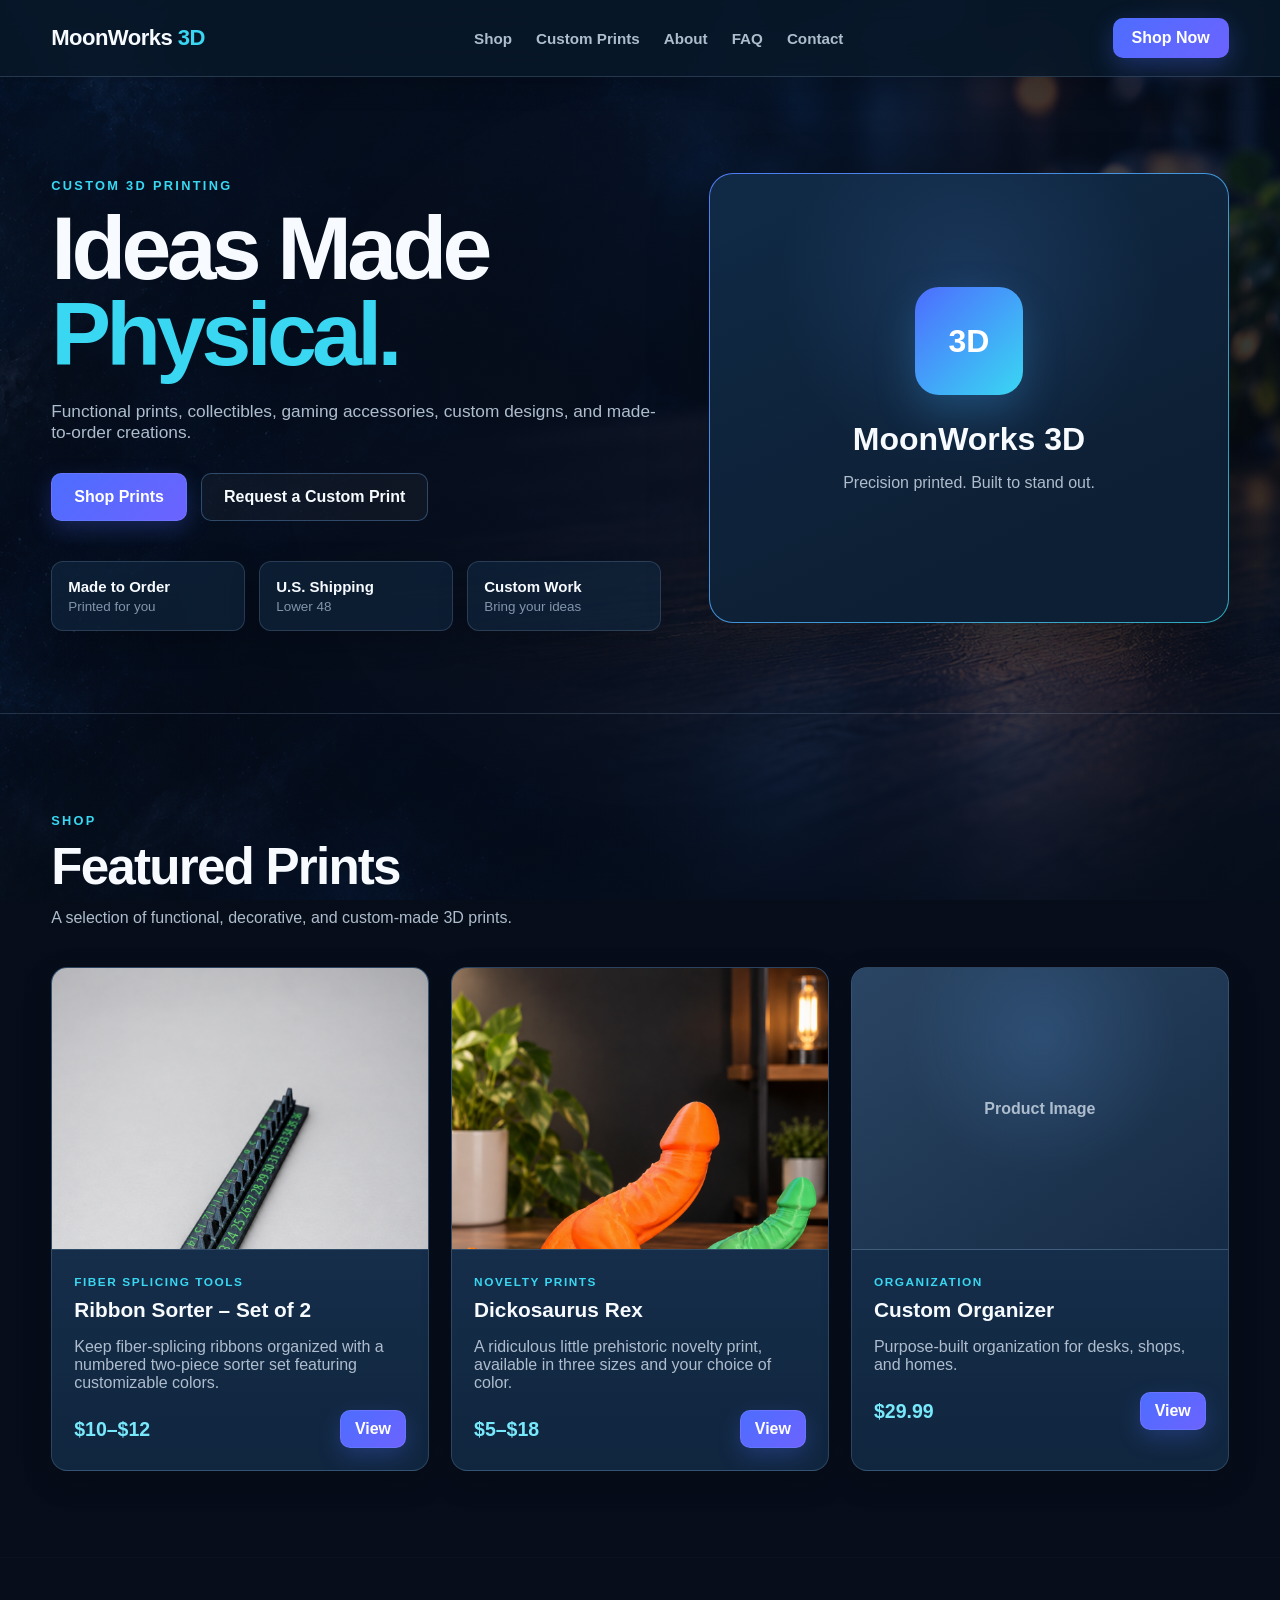
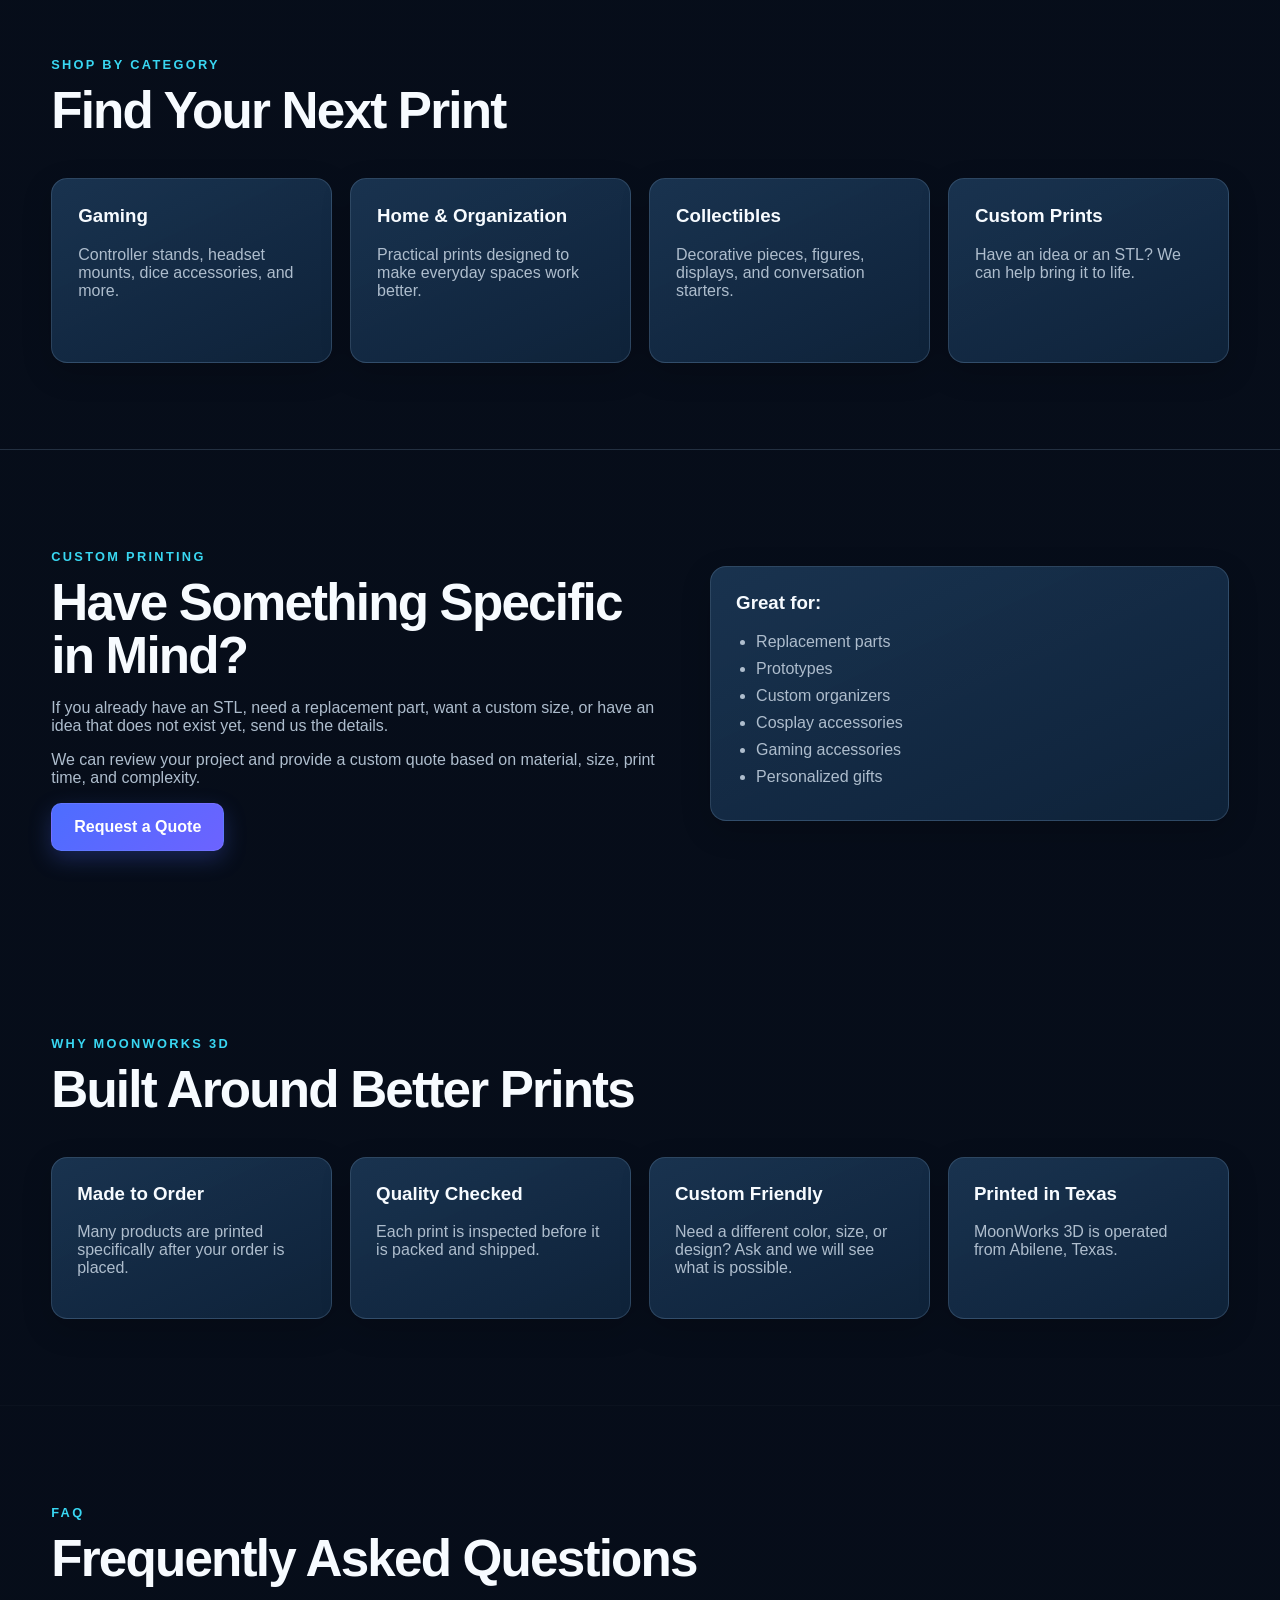
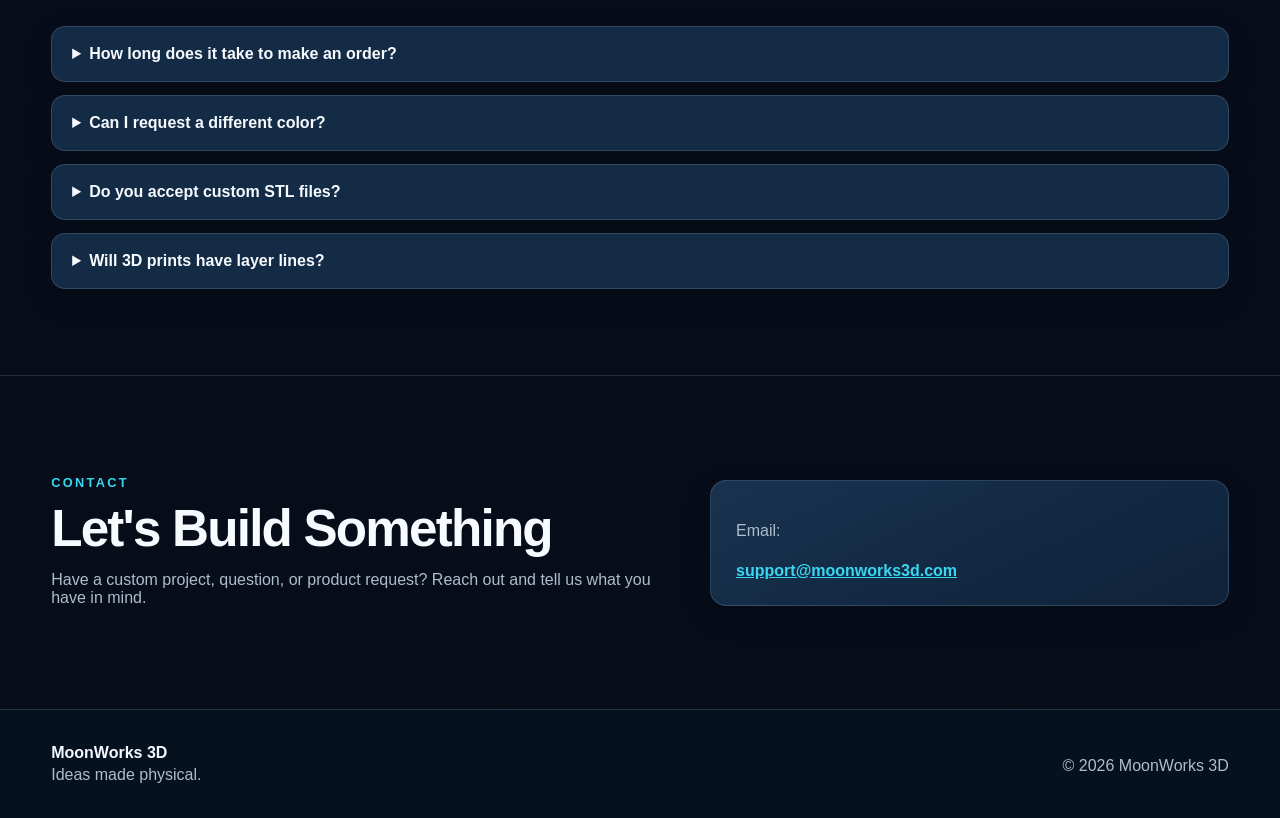
<file: index.html>
<!DOCTYPE html>
<html lang="en">
<head>
  <meta charset="UTF-8">
  <meta name="viewport" content="width=device-width, initial-scale=1.0">

  <title>MoonWorks 3D | Custom 3D Prints</title>

  <meta
    name="description"
    content="MoonWorks 3D creates custom 3D prints, functional designs, collectibles, gaming accessories, and made-to-order creations."
  >

  <link rel="stylesheet" href="styles.css">
</head>

<body>

  <header class="site-header">
    <div class="container nav-wrap">
      <a href="#" class="logo">
        MoonWorks <span>3D</span>
      </a>

      <nav class="main-nav">
        <a href="shop.html">Shop</a>
        <a href="#custom">Custom Prints</a>
        <a href="#about">About</a>
        <a href="#faq">FAQ</a>
        <a href="#contact">Contact</a>
      </nav>

      <a href="shop.html" class="nav-button">
        Shop Now
      </a>

    </div>
  </header>


  <main>

    <section class="hero">
      <div class="container hero-grid">
        <div class="hero-copy">

          <p class="eyebrow">
            CUSTOM 3D PRINTING
          </p>

          <h1>
            Ideas Made
            <span>Physical.</span>
          </h1>

          <p class="hero-text">
            Functional prints, collectibles, gaming accessories,
            custom designs, and made-to-order creations.
          </p>

          <div class="hero-actions">

            <a href="shop.html" class="button primary">
              Shop Prints
            </a>
            <a href="#custom" class="button secondary">
              Request a Custom Print
            </a>

          </div>

          <div class="hero-highlights">

            <div>
              <strong>Made to Order</strong>
              <span>Printed for you</span>
            </div>

            <div>
              <strong>U.S. Shipping</strong>
              <span>Lower 48</span>
            </div>
            <div>
              <strong>Custom Work</strong>
              <span>Bring your ideas</span>
            </div>

          </div>

        </div>


        <div class="hero-card">

          <div class="hero-card-inner">

            <div class="print-icon">
              3D
            </div>

            <h2>MoonWorks 3D</h2>

            <p>
              Precision printed.
              Built to stand out.
            </p>

          </div>

        </div>

      </div>
    </section>

    <section class="section" id="shop">

      <div class="container">

        <div class="section-heading">

          <p class="eyebrow">
            SHOP
          </p>

          <h2>
            Featured Prints
          </h2>

          <p>
            A selection of functional, decorative,
            and custom-made 3D prints.
          </p>

        </div>


        <div class="product-grid">

          <article class="product-card">

            <div class="product-image">
              <img
                src="images/galaxy-neb-green-letters.png"
                alt="MoonWorks 3D Ribbon Sorter set"
              >
            </div>

            <div class="product-info">

              <span class="product-category">
                Fiber Splicing Tools
              </span>

              <h3>
                Ribbon Sorter – Set of 2
              </h3>

              <p>
                Keep fiber-splicing ribbons organized with a numbered
                two-piece sorter set featuring customizable colors.
              </p>

              <div class="product-footer">
                <strong>
                  $10–$12
                </strong>

                <a href="ribbon-sorter.html" class="small-button">
                  View
                </a>

              </div>

            </div>

          </article>


          <article class="product-card">

            <div class="product-image">
              <img
                src="images/dickosaurus-rex-main.png"
                alt="Dickosaurus Rex 3D printed novelty dinosaur"
              >
            </div>

            <div class="product-info">
              <span class="product-category">
                Novelty Prints
              </span>

              <h3>
                Dickosaurus Rex
              </h3>

              <p>
                A ridiculous little prehistoric novelty print,
                available in three sizes and your choice of color.
              </p>

              <div class="product-footer">

                <strong>
                  $5–$18
                </strong>

                <a href="dickosaurus-rex.html" class="small-button">
                  View
                </a>

              </div>

            </div>

          </article>


          <article class="product-card">

            <div class="product-image placeholder">
              Product Image
            </div>

            <div class="product-info">

              <span class="product-category">
                Organization
              </span>
              <h3>
                Custom Organizer
              </h3>

              <p>
                Purpose-built organization for
                desks, shops, and homes.
              </p>

              <div class="product-footer">

                <strong>
                  $29.99
                </strong>

                <a href="#" class="small-button">
                  View
                </a>

              </div>

            </div>

          </article>

        </div>

      </div>
    </section>


    <section class="section dark-section">

      <div class="container">

        <div class="section-heading">

          <p class="eyebrow">
            SHOP BY CATEGORY
          </p>

          <h2>
            Find Your Next Print
          </h2>

        </div>


        <div class="category-grid">
          <a href="#" class="category-card">
            <h3>Gaming</h3>
            <p>
              Controller stands, headset mounts,
              dice accessories, and more.
            </p>
          </a>

          <a href="#" class="category-card">
            <h3>Home & Organization</h3>
            <p>
              Practical prints designed to make
              everyday spaces work better.
            </p>
          </a>
          <a href="#" class="category-card">
            <h3>Collectibles</h3>
            <p>
              Decorative pieces, figures,
              displays, and conversation starters.
            </p>
          </a>

          <a href="#" class="category-card">
            <h3>Custom Prints</h3>
            <p>
              Have an idea or an STL?
              We can help bring it to life.
            </p>
          </a>

        </div>

      </div>

    </section>

    <section class="section custom-section" id="custom">

      <div class="container custom-grid">

        <div>

          <p class="eyebrow">
            CUSTOM PRINTING
          </p>

          <h2>
            Have Something Specific in Mind?
          </h2>

          <p>
            If you already have an STL, need a replacement part,
            want a custom size, or have an idea that does not exist yet,
            send us the details.
          </p>
          <p>
            We can review your project and provide a custom quote
            based on material, size, print time, and complexity.
          </p>

          <a href="#contact" class="button primary">
            Request a Quote
          </a>

        </div>


        <div class="custom-box">

          <h3>
            Great for:
          </h3>
          <ul>
            <li>Replacement parts</li>
            <li>Prototypes</li>
            <li>Custom organizers</li>
            <li>Cosplay accessories</li>
            <li>Gaming accessories</li>
            <li>Personalized gifts</li>
          </ul>

        </div>

      </div>

    </section>


    <section class="section" id="about">

      <div class="container">

        <div class="section-heading">

          <p class="eyebrow">
            WHY MOONWORKS 3D
          </p>
          <h2>
            Built Around Better Prints
          </h2>

        </div>


        <div class="benefit-grid">

          <div class="benefit">
            <h3>Made to Order</h3>
            <p>
              Many products are printed specifically
              after your order is placed.
            </p>
          </div>
          <div class="benefit">
            <h3>Quality Checked</h3>
            <p>
              Each print is inspected before it
              is packed and shipped.
            </p>
          </div>

          <div class="benefit">
            <h3>Custom Friendly</h3>
            <p>
              Need a different color, size, or design?
              Ask and we will see what is possible.
            </p>
          </div>
          <div class="benefit">
            <h3>Printed in Texas</h3>
            <p>
              MoonWorks 3D is operated from
              Abilene, Texas.
            </p>
          </div>

        </div>

      </div>

    </section>


    <section class="section dark-section" id="faq">

      <div class="container">

        <div class="section-heading">

          <p class="eyebrow">
            FAQ
          </p>

          <h2>
            Frequently Asked Questions
          </h2>
        </div>


        <div class="faq-list">

          <details>
            <summary>
              How long does it take to make an order?
            </summary>

            <p>
              Production time depends on the size and complexity
              of the print. Most items will list an estimated
              production time before purchase.
            </p>
          </details>


          <details>
            <summary>
              Can I request a different color?
            </summary>
            <p>
              Yes. Available colors depend on the material
              currently in stock.
            </p>
          </details>


          <details>
            <summary>
              Do you accept custom STL files?
            </summary>

            <p>
              Yes. You can request a quote for an STL you already
              own or have permission to print.
            </p>
          </details>


          <details>
            <summary>
              Will 3D prints have layer lines?
            </summary>

            <p>
              Yes. FDM 3D printing creates products layer by layer,
              so minor layer lines and surface variations are normal.
            </p>
          </details>

        </div>

      </div>

    </section>


    <section class="section contact-section" id="contact">

      <div class="container contact-grid">

        <div>
          <p class="eyebrow">
            CONTACT
          </p>

          <h2>
            Let's Build Something
          </h2>

          <p>
            Have a custom project, question, or product request?
            Reach out and tell us what you have in mind.
          </p>

        </div>


        <div class="contact-card">

          <p>
            Email:
          </p>

         <a href="mailto:support@moonworks3d.com">
            support@moonworks3d.com
          </a>

        </div>
      </div>

    </section>

  </main>


  <footer class="site-footer">

    <div class="container footer-wrap">

      <div>
        <strong>
          MoonWorks 3D
        </strong>

        <p>
          Ideas made physical.
        </p>
      </div>

      <p>
        © 2026 MoonWorks 3D
      </p>

    </div>

  </footer>

</body>
</html>
</file>
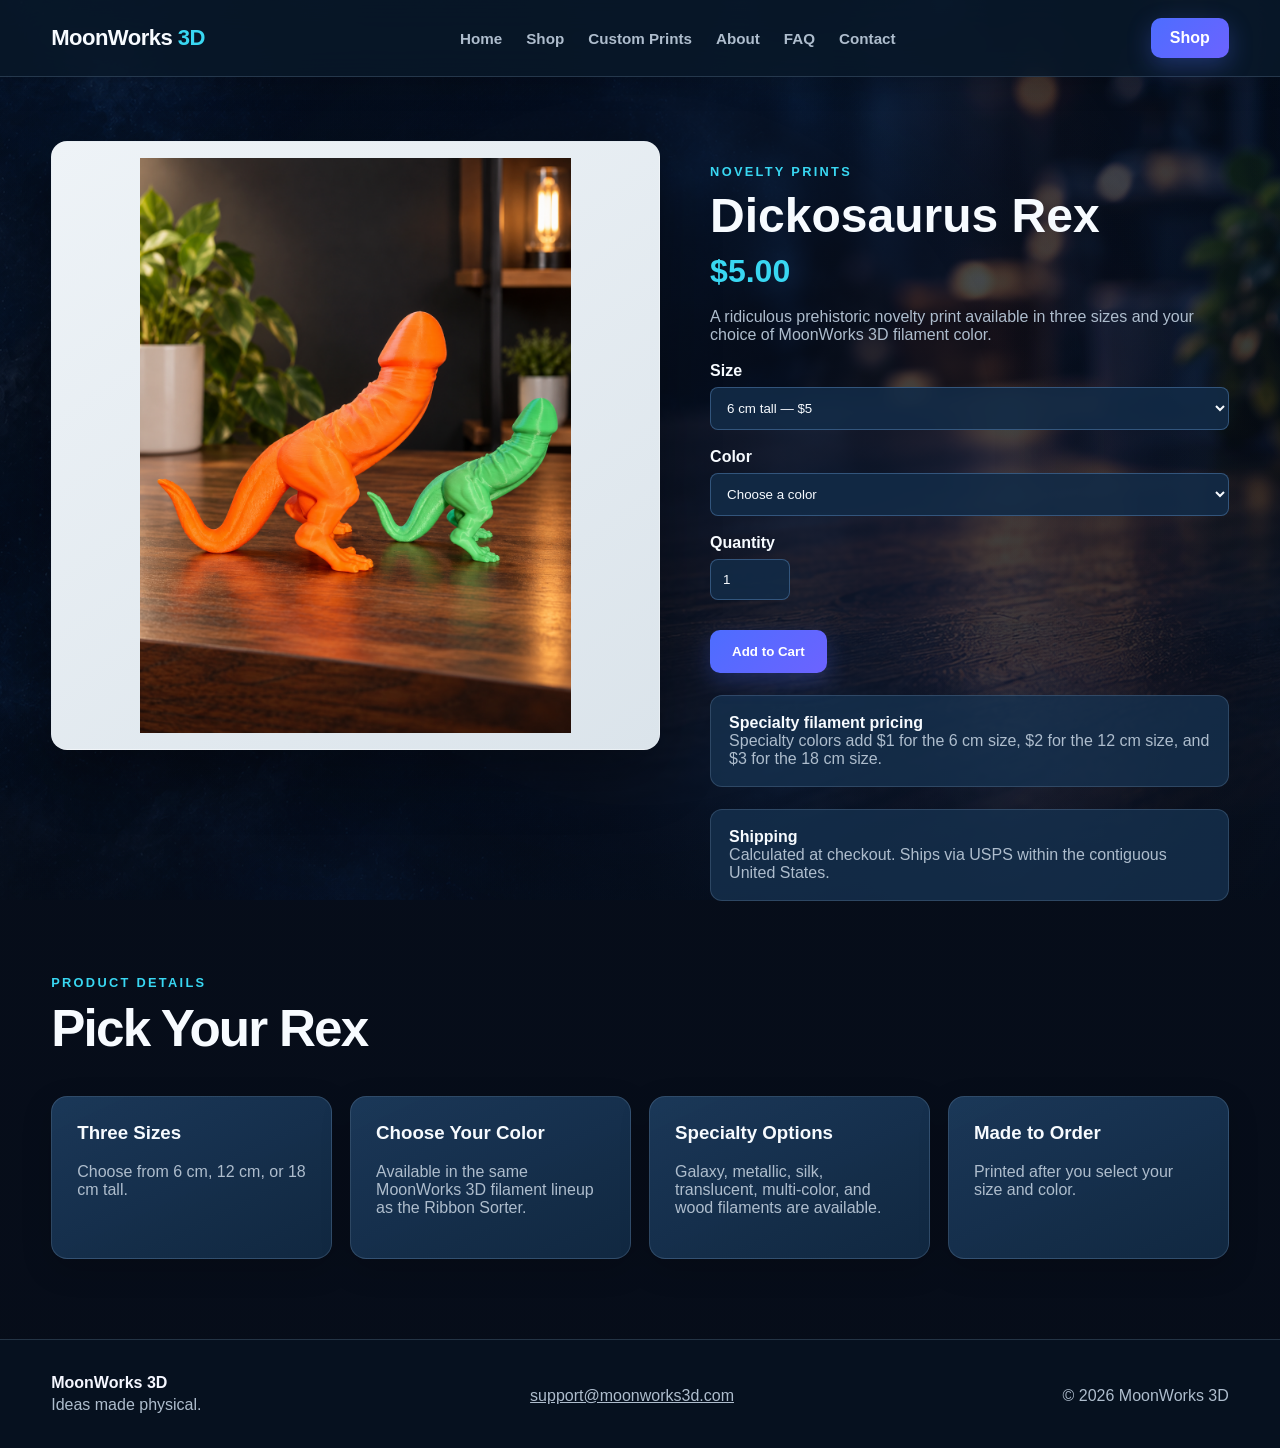
<file: dickosaurus-rex-linked.html>
<!DOCTYPE html>
<html lang="en">
<head>
  <meta charset="UTF-8">
  <meta name="viewport" content="width=device-width, initial-scale=1.0">

  <title>Dickosaurus Rex | MoonWorks 3D</title>
  <link rel="stylesheet" href="styles.css">

  <style>
    .product-page {
      padding: 70px 0;
    }

    .product-layout {
      display: grid;
      grid-template-columns: 1fr 1fr;
      gap: 55px;
      align-items: start;
    }

    .main-product-image {
      width: 100%;
      aspect-ratio: 1 / 1;
      object-fit: contain;
      background: rgba(255, 255, 255, 0.05);
      border-radius: 16px;
      padding: 12px;
      border: 1px solid var(--border);
    }

    .product-placeholder {
      width: 100%;
      aspect-ratio: 1 / 1;
      display: grid;
      place-items: center;
      text-align: center;
      border-radius: 16px;
      border: 1px solid var(--border);
      background: var(--graphite);
      color: var(--gray);
      padding: 30px;
    }

    .product-details h1 {
      font-size: 2.7rem;
      margin: 0 0 8px;
    }

    .price {
      font-size: 2rem;
      font-weight: 800;
      color: var(--cyan);
      margin: 15px 0;
    }

    .product-description {
      color: var(--gray);
    }

    .option-group {
      margin-top: 22px;
    }

    .option-group label {
      display: block;
      font-weight: 700;
      margin-bottom: 7px;
    }

    .option-group select,
    .option-group input {
      width: 100%;
      padding: 12px;
      background: var(--graphite);
      color: var(--white);
      border: 1px solid var(--border);
      border-radius: 8px;
    }

    .quantity-row {
      display: flex;
      align-items: center;
      gap: 12px;
    }

    .quantity-row input {
      width: 80px;
    }

    .product-note {
      margin-top: 22px;
      padding: 18px;
      border: 1px solid var(--border);
      border-radius: 12px;
      color: var(--gray);
      background: var(--graphite);
    }

    .product-info-section {
      margin-top: 60px;
    }

    @media (max-width: 800px) {
      .product-layout {
        grid-template-columns: 1fr;
      }
    }
  </style>
</head>

<body>

<header class="site-header">
  <div class="container nav-wrap">

    <a href="index.html" class="logo">
      MoonWorks <span>3D</span>
    </a>

    <nav class="main-nav">
      <a href="index.html">Home</a>
      <a href="shop.html">Shop</a>
      <a href="index.html#custom">Custom Prints</a>
      <a href="index.html#about">About</a>
      <a href="index.html#faq">FAQ</a>
      <a href="index.html#contact">Contact</a>
    </nav>

    <a href="shop.html" class="nav-button">
      Shop
    </a>

  </div>
</header>


<main class="product-page">

  <div class="container">

    <div class="product-layout">

      <div>
        <img
          class="main-product-image"
          src="images/dickosaurus-rex-main.png"
          alt="Dickosaurus Rex 3D printed novelty dinosaur"
        >
      </div>


      <div class="product-details">

        <p class="eyebrow">
          NOVELTY PRINTS
        </p>

        <h1>
          Dickosaurus Rex
        </h1>

        <div class="price" id="price">
          $5.00
        </div>

        <p class="product-description">
          A ridiculous prehistoric novelty print available in three sizes
          and your choice of MoonWorks 3D filament color.
        </p>


        <div class="option-group">

          <label for="size">
            Size
          </label>

          <select id="size" onchange="updatePrice()">
            <option value="6" data-base="5" data-specialty-upcharge="1">
              6 cm tall — $5
            </option>

            <option value="12" data-base="10" data-specialty-upcharge="2">
              12 cm tall — $10
            </option>

            <option value="18" data-base="15" data-specialty-upcharge="3">
              18 cm tall — $15
            </option>
          </select>

        </div>


        <div class="option-group">

          <label for="color">
            Color
          </label>

          <select id="color" onchange="updatePrice()">
            <option value="">Choose a color</option>

            <optgroup label="Basic">
              <option value="Jade White" data-specialty="0">Jade White</option>
              <option value="Blue Gray" data-specialty="0">Blue Gray</option>
              <option value="Orange" data-specialty="0">Orange</option>
              <option value="Black" data-specialty="0">Black</option>
              <option value="Red" data-specialty="0">Red</option>
              <option value="Purple" data-specialty="0">Purple</option>
              <option value="Bambu Green" data-specialty="0">Bambu Green</option>
              <option value="Mistletoe Green" data-specialty="0">Mistletoe Green</option>
              <option value="Bronze" data-specialty="0">Bronze</option>
              <option value="Sunflower Yellow" data-specialty="0">Sunflower Yellow</option>
              <option value="Pumpkin Orange" data-specialty="0">Pumpkin Orange</option>
              <option value="Maroon Red" data-specialty="0">Maroon Red</option>
              <option value="Cocoa Brown" data-specialty="0">Cocoa Brown</option>
              <option value="Gold" data-specialty="0">Gold</option>
              <option value="Blue" data-specialty="0">Blue</option>
            </optgroup>

            <optgroup label="Matte">
              <option value="Latte Brown Matte" data-specialty="0">Latte Brown</option>
              <option value="Ice Blue Matte" data-specialty="0">Ice Blue</option>
              <option value="Sakura Pink Matte" data-specialty="0">Sakura Pink</option>
              <option value="Lilac Purple Matte" data-specialty="0">Lilac Purple</option>
              <option value="Dark Blue Matte" data-specialty="0">Dark Blue</option>
              <option value="Dark Green Matte" data-specialty="0">Dark Green</option>
              <option value="Ash Gray Matte" data-specialty="0">Ash Gray</option>
              <option value="Nardo Gray Matte" data-specialty="0">Nardo Gray</option>
            </optgroup>

            <optgroup label="Galaxy — Specialty">
              <option value="Nebula Galaxy" data-specialty="1">Nebula</option>
            </optgroup>

            <optgroup label="Metal — Specialty">
              <option value="Iron Gray Metallic" data-specialty="1">Iron Gray Metallic</option>
            </optgroup>

            <optgroup label="Silk Multi-Color — Specialty">
              <option value="Midnight Blaze Blue-Red" data-specialty="1">Midnight Blaze (Blue-Red)</option>
              <option value="Mystic Magenta Purple-Green" data-specialty="1">Mystic Magenta (Purple-Green)</option>
            </optgroup>

            <optgroup label="Silk+ — Specialty">
              <option value="Titan Gray Silk" data-specialty="1">Titan Gray</option>
              <option value="Gold Silk" data-specialty="1">Gold</option>
              <option value="Candy Red Silk" data-specialty="1">Candy Red</option>
              <option value="Purple Silk" data-specialty="1">Purple</option>
              <option value="Pink Silk" data-specialty="1">Pink</option>
              <option value="Blue Silk" data-specialty="1">Blue</option>
              <option value="Candy Green Silk" data-specialty="1">Candy Green</option>
              <option value="Rose Gold Silk" data-specialty="1">Rose Gold</option>
              <option value="Mint Silk" data-specialty="1">Mint</option>
              <option value="Champagne Silk" data-specialty="1">Champagne</option>
            </optgroup>

            <optgroup label="Translucent — Specialty">
              <option value="Blue Translucent" data-specialty="1">Blue</option>
              <option value="Red Translucent" data-specialty="1">Red</option>
              <option value="Light Jade Translucent" data-specialty="1">Light Jade</option>
              <option value="Mellow Yellow Translucent" data-specialty="1">Mellow Yellow</option>
              <option value="Lavender Translucent" data-specialty="1">Lavender</option>
            </optgroup>

            <optgroup label="Wood — Specialty">
              <option value="Classic Birch Wood" data-specialty="1">Classic Birch</option>
              <option value="Clay Brown Wood" data-specialty="1">Clay Brown</option>
              <option value="Black Walnut Wood" data-specialty="1">Black Walnut</option>
              <option value="Ochre Yellow Wood" data-specialty="1">Ochre Yellow</option>
            </optgroup>

          </select>

        </div>


        <div class="option-group">

          <label for="quantity">
            Quantity
          </label>

          <div class="quantity-row">

            <input
              id="quantity"
              type="number"
              min="1"
              value="1"
              onchange="updatePrice()"
              oninput="updatePrice()"
            >

          </div>

        </div>


        <div style="margin-top:30px;">

          <button
            class="button primary"
            style="border:none; cursor:pointer;"
            onclick="prepareOrder()"
          >
            Add to Cart
          </button>

        </div>


        <div class="product-note">

          <strong>Specialty filament pricing</strong>
          <br>
          Specialty colors add $1 for the 6 cm size, $2 for the 12 cm size,
          and $3 for the 18 cm size.

        </div>

        <div class="product-note">

          <strong>Shipping</strong>
          <br>
          Calculated at checkout. Ships via USPS within
          the contiguous United States.

        </div>

      </div>

    </div>


    <section class="product-info-section">

      <div class="section-heading">

        <p class="eyebrow">
          PRODUCT DETAILS
        </p>

        <h2>
          Pick Your Rex
        </h2>

      </div>

      <div class="benefit-grid">

        <div class="benefit">
          <h3>Three Sizes</h3>
          <p>
            Choose from 6 cm, 12 cm, or 18 cm tall.
          </p>
        </div>

        <div class="benefit">
          <h3>Choose Your Color</h3>
          <p>
            Available in the same MoonWorks 3D filament lineup as the Ribbon Sorter.
          </p>
        </div>

        <div class="benefit">
          <h3>Specialty Options</h3>
          <p>
            Galaxy, metallic, silk, translucent, multi-color, and wood filaments are available.
          </p>
        </div>

        <div class="benefit">
          <h3>Made to Order</h3>
          <p>
            Printed after you select your size and color.
          </p>
        </div>

      </div>

    </section>

  </div>

</main>


<footer class="site-footer">

  <div class="container footer-wrap">

    <div>
      <strong>MoonWorks 3D</strong>
      <p>Ideas made physical.</p>
    </div>

    <p>
      <a href="mailto:support@moonworks3d.com">
        support@moonworks3d.com
      </a>
    </p>

    <p>
      © 2026 MoonWorks 3D
    </p>

  </div>

</footer>


<script>

function calculateUnitPrice() {

  const sizeSelect =
    document.getElementById("size");

  const sizeOption =
    sizeSelect.options[sizeSelect.selectedIndex];

  const basePrice =
    parseFloat(sizeOption.dataset.base);

  const specialtyUpcharge =
    parseFloat(sizeOption.dataset.specialtyUpcharge);

  const colorSelect =
    document.getElementById("color");

  const colorOption =
    colorSelect.options[colorSelect.selectedIndex];

  const isSpecialty =
    colorOption.dataset.specialty === "1";

  return basePrice + (isSpecialty ? specialtyUpcharge : 0);
}


function updatePrice() {

  const quantity =
    Math.max(
      1,
      parseInt(document.getElementById("quantity").value) || 1
    );

  const total =
    calculateUnitPrice() * quantity;

  document.getElementById("price").textContent =
    "$" + total.toFixed(2);
}


function prepareOrder() {

  const color =
    document.getElementById("color").value;

  if (!color) {

    alert("Please choose a color.");

    return;
  }

  alert(
    "Your options are ready. We will connect this button to checkout next."
  );
}

</script>

</body>
</html>
</file>
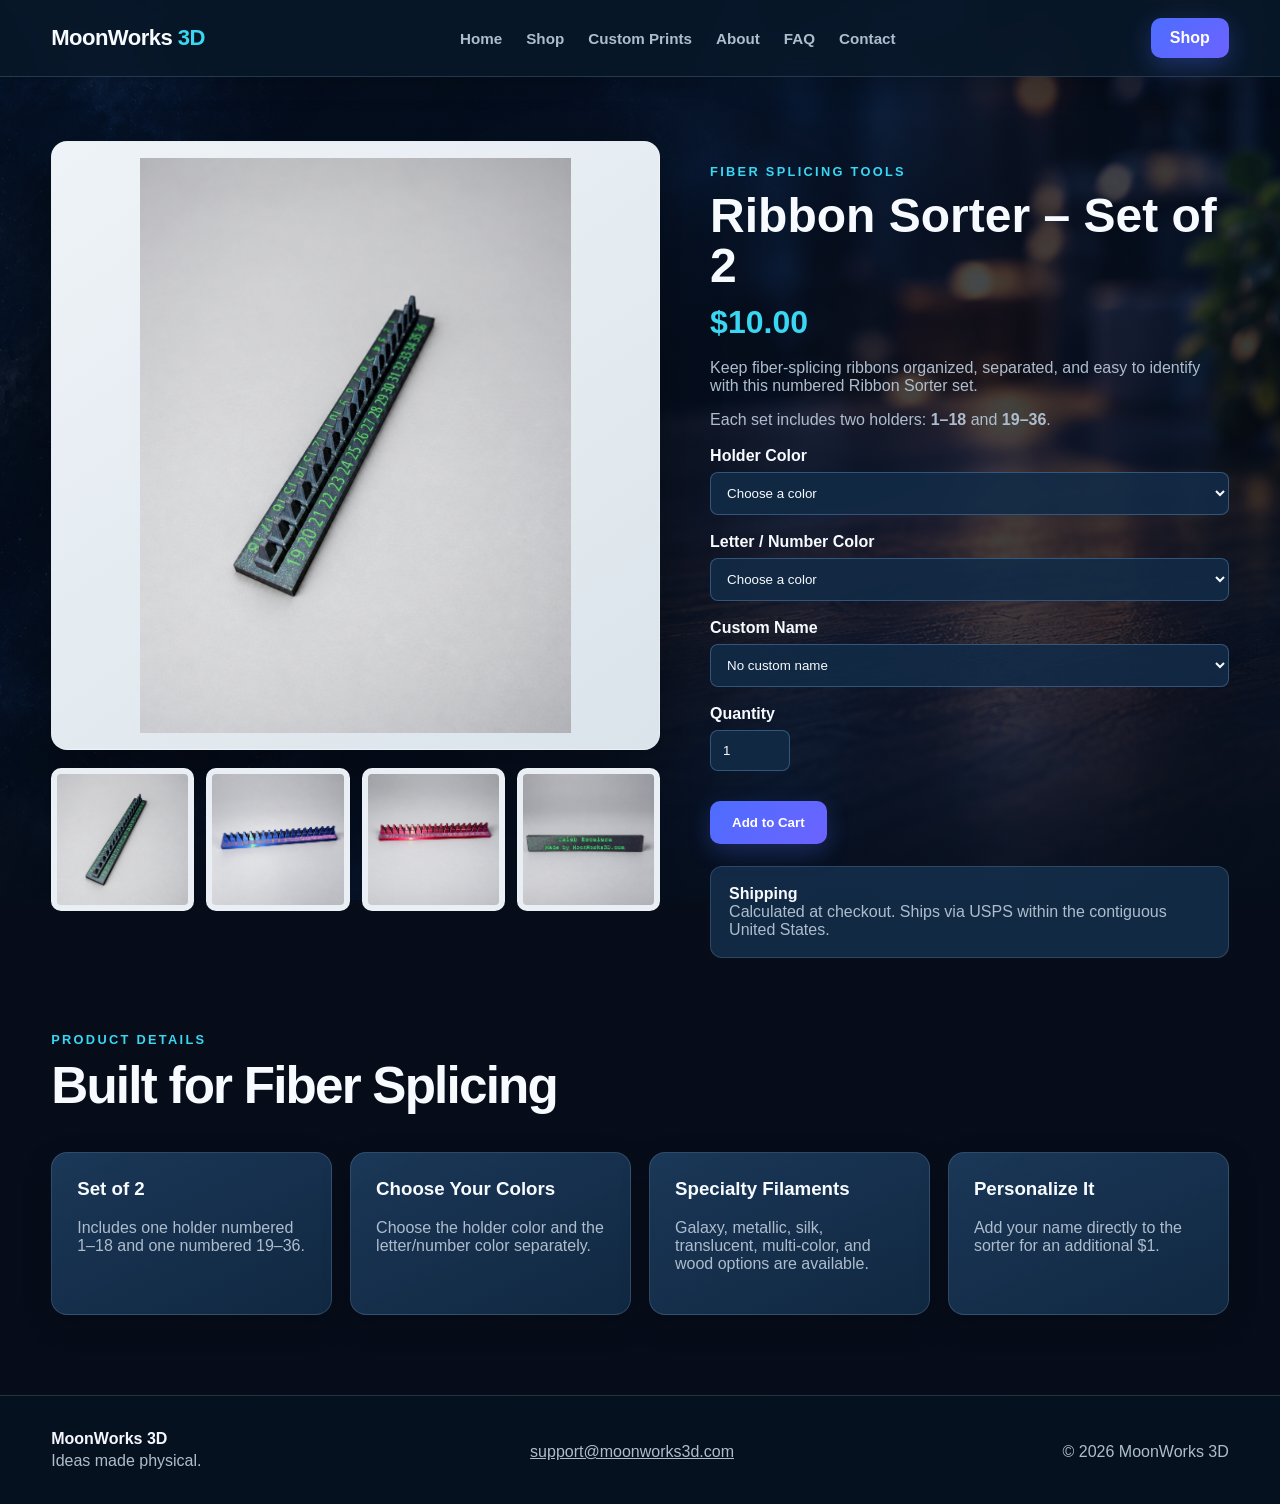
<file: ribbon-sorter-updated.html>
<!DOCTYPE html>
<html lang="en">
<head>
  <meta charset="UTF-8">
  <meta name="viewport" content="width=device-width, initial-scale=1.0">

  <title>Ribbon Sorter | MoonWorks 3D</title>
  <link rel="stylesheet" href="styles.css">

  <style>
    .product-page {
      padding: 70px 0;
    }

    .product-layout {
      display: grid;
      grid-template-columns: 1fr 1fr;
      gap: 55px;
      align-items: start;
    }

    .main-product-image {
      width: 100%;
      aspect-ratio: 1 / 1;
      object-fit: contain;
      background: #f4f4f4;
      border-radius: 16px;
      padding: 12px;
    }

    .thumbnail-row {
      display: grid;
      grid-template-columns: repeat(4, 1fr);
      gap: 10px;
      margin-top: 12px;
    }

    .thumbnail-row img {
      width: 100%;
      aspect-ratio: 1 / 1;
      object-fit: cover;
      border-radius: 8px;
      cursor: pointer;
      border: 2px solid transparent;
    }

    .thumbnail-row img:hover {
      border-color: var(--cyan);
    }

    .product-details h1 {
      font-size: 2.7rem;
      margin: 0 0 8px;
    }

    .price {
      font-size: 2rem;
      font-weight: 800;
      color: var(--cyan);
      margin: 15px 0;
    }

    .product-description {
      color: var(--gray);
    }

    .option-group {
      margin-top: 22px;
    }

    .option-group label {
      display: block;
      font-weight: 700;
      margin-bottom: 7px;
    }

    .option-group select,
    .option-group input {
      width: 100%;
      padding: 12px;
      background: var(--graphite);
      color: var(--white);
      border: 1px solid var(--border);
      border-radius: 8px;
    }

    .name-field {
      display: none;
      margin-top: 10px;
    }

    .quantity-row {
      display: flex;
      align-items: center;
      gap: 12px;
    }

    .quantity-row input {
      width: 80px;
    }

    .product-note {
      margin-top: 22px;
      padding: 18px;
      border: 1px solid var(--border);
      border-radius: 12px;
      color: var(--gray);
      background: var(--graphite);
    }

    .product-info-section {
      margin-top: 60px;
    }

    @media (max-width: 800px) {
      .product-layout {
        grid-template-columns: 1fr;
      }
    }
  </style>
</head>

<body>

<header class="site-header">
  <div class="container nav-wrap">

    <a href="index.html" class="logo">
      MoonWorks <span>3D</span>
    </a>

    <nav class="main-nav">
      <a href="index.html">Home</a>
      <a href="shop.html">Shop</a>
      <a href="index.html#custom">Custom Prints</a>
      <a href="index.html#about">About</a>
      <a href="index.html#faq">FAQ</a>
      <a href="index.html#contact">Contact</a>
    </nav>

    <a href="shop.html" class="nav-button">
      Shop
    </a>

  </div>
</header>


<main class="product-page">

  <div class="container">

    <div class="product-layout">

      <!-- PRODUCT IMAGES -->

      <div>

        <img
          id="mainImage"
          class="main-product-image"
          src="images/galaxy-neb-green-letters.png"
          alt="MoonWorks 3D Ribbon Sorter"
        >

        <div class="thumbnail-row">

          <img
            src="images/galaxy-neb-green-letters.png"
            onclick="changeImage(this.src)"
            alt="Galaxy ribbon sorter"
          >

          <img
            src="images/dual-color-red-blue-1.png"
            onclick="changeImage(this.src)"
            alt="Ribbon sorter numbered 1 through 18"
          >

          <img
            src="images/dual-color-red-blue-2.png"
            onclick="changeImage(this.src)"
            alt="Ribbon sorter numbered 19 through 36"
          >

          <img
            src="images/galaxy-neb-green-letters-bottom.png"
            onclick="changeImage(this.src)"
            alt="Custom name option"
          >

        </div>

      </div>


      <!-- PRODUCT DETAILS -->

      <div class="product-details">

        <p class="eyebrow">
          FIBER SPLICING TOOLS
        </p>

        <h1>
          Ribbon Sorter – Set of 2
        </h1>

        <div class="price" id="price">
          $10.00
        </div>

        <p class="product-description">
          Keep fiber-splicing ribbons organized, separated,
          and easy to identify with this numbered Ribbon Sorter set.
        </p>

        <p class="product-description">
          Each set includes two holders:
          <strong>1–18</strong> and <strong>19–36</strong>.
        </p>


        <!-- HOLDER COLOR -->

        <div class="option-group">

          <label for="holderColor">
            Holder Color
          </label>

          <select id="holderColor" onchange="updatePrice()">
            <option value="">Choose a color</option>

            <optgroup label="Basic — $10">
              <option value="Jade White" data-upcharge="0">Jade White</option>
              <option value="Blue Gray" data-upcharge="0">Blue Gray</option>
              <option value="Orange" data-upcharge="0">Orange</option>
              <option value="Black" data-upcharge="0">Black</option>
              <option value="Red" data-upcharge="0">Red</option>
              <option value="Purple" data-upcharge="0">Purple</option>
              <option value="Bambu Green" data-upcharge="0">Bambu Green</option>
              <option value="Mistletoe Green" data-upcharge="0">Mistletoe Green</option>
              <option value="Bronze" data-upcharge="0">Bronze</option>
              <option value="Sunflower Yellow" data-upcharge="0">Sunflower Yellow</option>
              <option value="Pumpkin Orange" data-upcharge="0">Pumpkin Orange</option>
              <option value="Maroon Red" data-upcharge="0">Maroon Red</option>
              <option value="Cocoa Brown" data-upcharge="0">Cocoa Brown</option>
              <option value="Gold" data-upcharge="0">Gold</option>
              <option value="Blue" data-upcharge="0">Blue</option>
            </optgroup>

            <optgroup label="Matte — $10">
              <option value="Latte Brown Matte" data-upcharge="0">Latte Brown</option>
              <option value="Ice Blue Matte" data-upcharge="0">Ice Blue</option>
              <option value="Sakura Pink Matte" data-upcharge="0">Sakura Pink</option>
              <option value="Lilac Purple Matte" data-upcharge="0">Lilac Purple</option>
              <option value="Dark Blue Matte" data-upcharge="0">Dark Blue</option>
              <option value="Dark Green Matte" data-upcharge="0">Dark Green</option>
              <option value="Ash Gray Matte" data-upcharge="0">Ash Gray</option>
              <option value="Nardo Gray Matte" data-upcharge="0">Nardo Gray</option>
            </optgroup>

            <optgroup label="Galaxy — $12">
              <option value="Nebula Galaxy" data-upcharge="2">Nebula</option>
            </optgroup>

            <optgroup label="Metal — $12">
              <option value="Iron Gray Metallic" data-upcharge="2">Iron Gray Metallic</option>
            </optgroup>

            <optgroup label="Silk Multi-Color — $12">
              <option value="Midnight Blaze Blue-Red" data-upcharge="2">Midnight Blaze (Blue-Red)</option>
              <option value="Mystic Magenta Purple-Green" data-upcharge="2">Mystic Magenta (Purple-Green)</option>
            </optgroup>

            <optgroup label="Silk+ — $12">
              <option value="Titan Gray Silk" data-upcharge="2">Titan Gray</option>
              <option value="Gold Silk" data-upcharge="2">Gold</option>
              <option value="Candy Red Silk" data-upcharge="2">Candy Red</option>
              <option value="Purple Silk" data-upcharge="2">Purple</option>
              <option value="Pink Silk" data-upcharge="2">Pink</option>
              <option value="Blue Silk" data-upcharge="2">Blue</option>
              <option value="Candy Green Silk" data-upcharge="2">Candy Green</option>
              <option value="Rose Gold Silk" data-upcharge="2">Rose Gold</option>
              <option value="Mint Silk" data-upcharge="2">Mint</option>
              <option value="Champagne Silk" data-upcharge="2">Champagne</option>
            </optgroup>

            <optgroup label="Translucent — $12">
              <option value="Blue Translucent" data-upcharge="2">Blue</option>
              <option value="Red Translucent" data-upcharge="2">Red</option>
              <option value="Light Jade Translucent" data-upcharge="2">Light Jade</option>
              <option value="Mellow Yellow Translucent" data-upcharge="2">Mellow Yellow</option>
              <option value="Lavender Translucent" data-upcharge="2">Lavender</option>
            </optgroup>

            <optgroup label="Wood — $12">
              <option value="Classic Birch Wood" data-upcharge="2">Classic Birch</option>
              <option value="Clay Brown Wood" data-upcharge="2">Clay Brown</option>
              <option value="Black Walnut Wood" data-upcharge="2">Black Walnut</option>
              <option value="Ochre Yellow Wood" data-upcharge="2">Ochre Yellow</option>
            </optgroup>

          </select>

        </div>


        <!-- LETTERING COLOR -->

        <div class="option-group">

          <label for="letterColor">
            Letter / Number Color
          </label>

          <select id="letterColor">
            <option value="">Choose a color</option>

            <optgroup label="Basic">
              <option value="Jade White">Jade White</option>
              <option value="Blue Gray">Blue Gray</option>
              <option value="Orange">Orange</option>
              <option value="Black">Black</option>
              <option value="Red">Red</option>
              <option value="Purple">Purple</option>
              <option value="Bambu Green">Bambu Green</option>
              <option value="Mistletoe Green">Mistletoe Green</option>
              <option value="Bronze">Bronze</option>
              <option value="Sunflower Yellow">Sunflower Yellow</option>
              <option value="Pumpkin Orange">Pumpkin Orange</option>
              <option value="Maroon Red">Maroon Red</option>
              <option value="Cocoa Brown">Cocoa Brown</option>
              <option value="Gold">Gold</option>
              <option value="Blue">Blue</option>
            </optgroup>

            <optgroup label="Matte">
              <option value="Latte Brown Matte">Latte Brown</option>
              <option value="Ice Blue Matte">Ice Blue</option>
              <option value="Sakura Pink Matte">Sakura Pink</option>
              <option value="Lilac Purple Matte">Lilac Purple</option>
              <option value="Dark Blue Matte">Dark Blue</option>
              <option value="Dark Green Matte">Dark Green</option>
              <option value="Ash Gray Matte">Ash Gray</option>
              <option value="Nardo Gray Matte">Nardo Gray</option>
            </optgroup>

            <optgroup label="Galaxy">
              <option value="Nebula Galaxy">Nebula</option>
            </optgroup>

            <optgroup label="Metal">
              <option value="Iron Gray Metallic">Iron Gray Metallic</option>
            </optgroup>

            <optgroup label="Silk Multi-Color">
              <option value="Midnight Blaze Blue-Red">Midnight Blaze (Blue-Red)</option>
              <option value="Mystic Magenta Purple-Green">Mystic Magenta (Purple-Green)</option>
            </optgroup>

            <optgroup label="Silk+">
              <option value="Titan Gray Silk">Titan Gray</option>
              <option value="Gold Silk">Gold</option>
              <option value="Candy Red Silk">Candy Red</option>
              <option value="Purple Silk">Purple</option>
              <option value="Pink Silk">Pink</option>
              <option value="Blue Silk">Blue</option>
              <option value="Candy Green Silk">Candy Green</option>
              <option value="Rose Gold Silk">Rose Gold</option>
              <option value="Mint Silk">Mint</option>
              <option value="Champagne Silk">Champagne</option>
            </optgroup>

            <optgroup label="Translucent">
              <option value="Blue Translucent">Blue</option>
              <option value="Red Translucent">Red</option>
              <option value="Light Jade Translucent">Light Jade</option>
              <option value="Mellow Yellow Translucent">Mellow Yellow</option>
              <option value="Lavender Translucent">Lavender</option>
            </optgroup>

            <optgroup label="Wood">
              <option value="Classic Birch Wood">Classic Birch</option>
              <option value="Clay Brown Wood">Clay Brown</option>
              <option value="Black Walnut Wood">Black Walnut</option>
              <option value="Ochre Yellow Wood">Ochre Yellow</option>
            </optgroup>

          </select>

        </div>


        <!-- CUSTOM NAME -->

        <div class="option-group">

          <label for="customNameOption">
            Custom Name
          </label>

          <select
            id="customNameOption"
            onchange="toggleName(); updatePrice();"
          >

            <option value="no">
              No custom name
            </option>

            <option value="yes">
              Add custom name — +$1
            </option>

          </select>

          <div class="name-field" id="nameField">

            <input
              id="customName"
              type="text"
              maxlength="30"
              placeholder="Enter name exactly as you want it printed"
            >

          </div>

        </div>


        <!-- QUANTITY -->

        <div class="option-group">

          <label for="quantity">
            Quantity
          </label>

          <div class="quantity-row">

            <input
              id="quantity"
              type="number"
              min="1"
              value="1"
              onchange="updatePrice()"
              oninput="updatePrice()"
            >

          </div>

        </div>


        <div style="margin-top:30px;">

          <button
            class="button primary"
            style="border:none; cursor:pointer;"
            onclick="prepareOrder()"
          >
            Add to Cart
          </button>

        </div>


        <div class="product-note">

          <strong>Shipping</strong>

          <br>

          Calculated at checkout. Ships via USPS within
          the contiguous United States.

        </div>

      </div>

    </div>


    <!-- PRODUCT INFO -->

    <section class="product-info-section">

      <div class="section-heading">

        <p class="eyebrow">
          PRODUCT DETAILS
        </p>

        <h2>
          Built for Fiber Splicing
        </h2>

      </div>

      <div class="benefit-grid">

        <div class="benefit">
          <h3>Set of 2</h3>
          <p>
            Includes one holder numbered 1–18 and one numbered 19–36.
          </p>
        </div>

        <div class="benefit">
          <h3>Choose Your Colors</h3>
          <p>
            Choose the holder color and the letter/number color separately.
          </p>
        </div>

        <div class="benefit">
          <h3>Specialty Filaments</h3>
          <p>
            Galaxy, metallic, silk, translucent, multi-color, and wood options are available.
          </p>
        </div>

        <div class="benefit">
          <h3>Personalize It</h3>
          <p>
            Add your name directly to the sorter for an additional $1.
          </p>
        </div>

      </div>

    </section>

  </div>

</main>


<footer class="site-footer">

  <div class="container footer-wrap">

    <div>
      <strong>MoonWorks 3D</strong>
      <p>Ideas made physical.</p>
    </div>

    <p>
      <a href="mailto:support@moonworks3d.com">
        support@moonworks3d.com
      </a>
    </p>

    <p>
      © 2026 MoonWorks 3D
    </p>

  </div>

</footer>


<script>

function changeImage(src) {
  document.getElementById("mainImage").src = src;
}


function toggleName() {

  const option =
    document.getElementById("customNameOption").value;

  const field =
    document.getElementById("nameField");

  field.style.display =
    option === "yes" ? "block" : "none";
}


function calculateUnitPrice() {

  const holderColor =
    document.getElementById("holderColor");

  const selectedOption =
    holderColor.options[holderColor.selectedIndex];

  const colorUpcharge =
    parseFloat(selectedOption.dataset.upcharge || 0);

  const customName =
    document.getElementById("customNameOption").value;

  let price = 10 + colorUpcharge;

  if (customName === "yes") {
    price += 1;
  }

  return price;
}


function updatePrice() {

  const unitPrice = calculateUnitPrice();

  const quantity =
    Math.max(1, parseInt(document.getElementById("quantity").value) || 1);

  const total =
    unitPrice * quantity;

  document.getElementById("price").textContent =
    "$" + total.toFixed(2);
}


function prepareOrder() {

  const holderColor =
    document.getElementById("holderColor").value;

  const letterColor =
    document.getElementById("letterColor").value;

  const customOption =
    document.getElementById("customNameOption").value;

  const customName =
    document.getElementById("customName").value.trim();


  if (!holderColor || !letterColor) {

    alert(
      "Please choose a holder color and a letter/number color."
    );

    return;
  }


  if (customOption === "yes" && !customName) {

    alert(
      "Please enter the custom name you want printed."
    );

    return;
  }


  alert(
    "Your options are ready. We will connect this button to checkout next."
  );
}

</script>

</body>
</html>
</file>
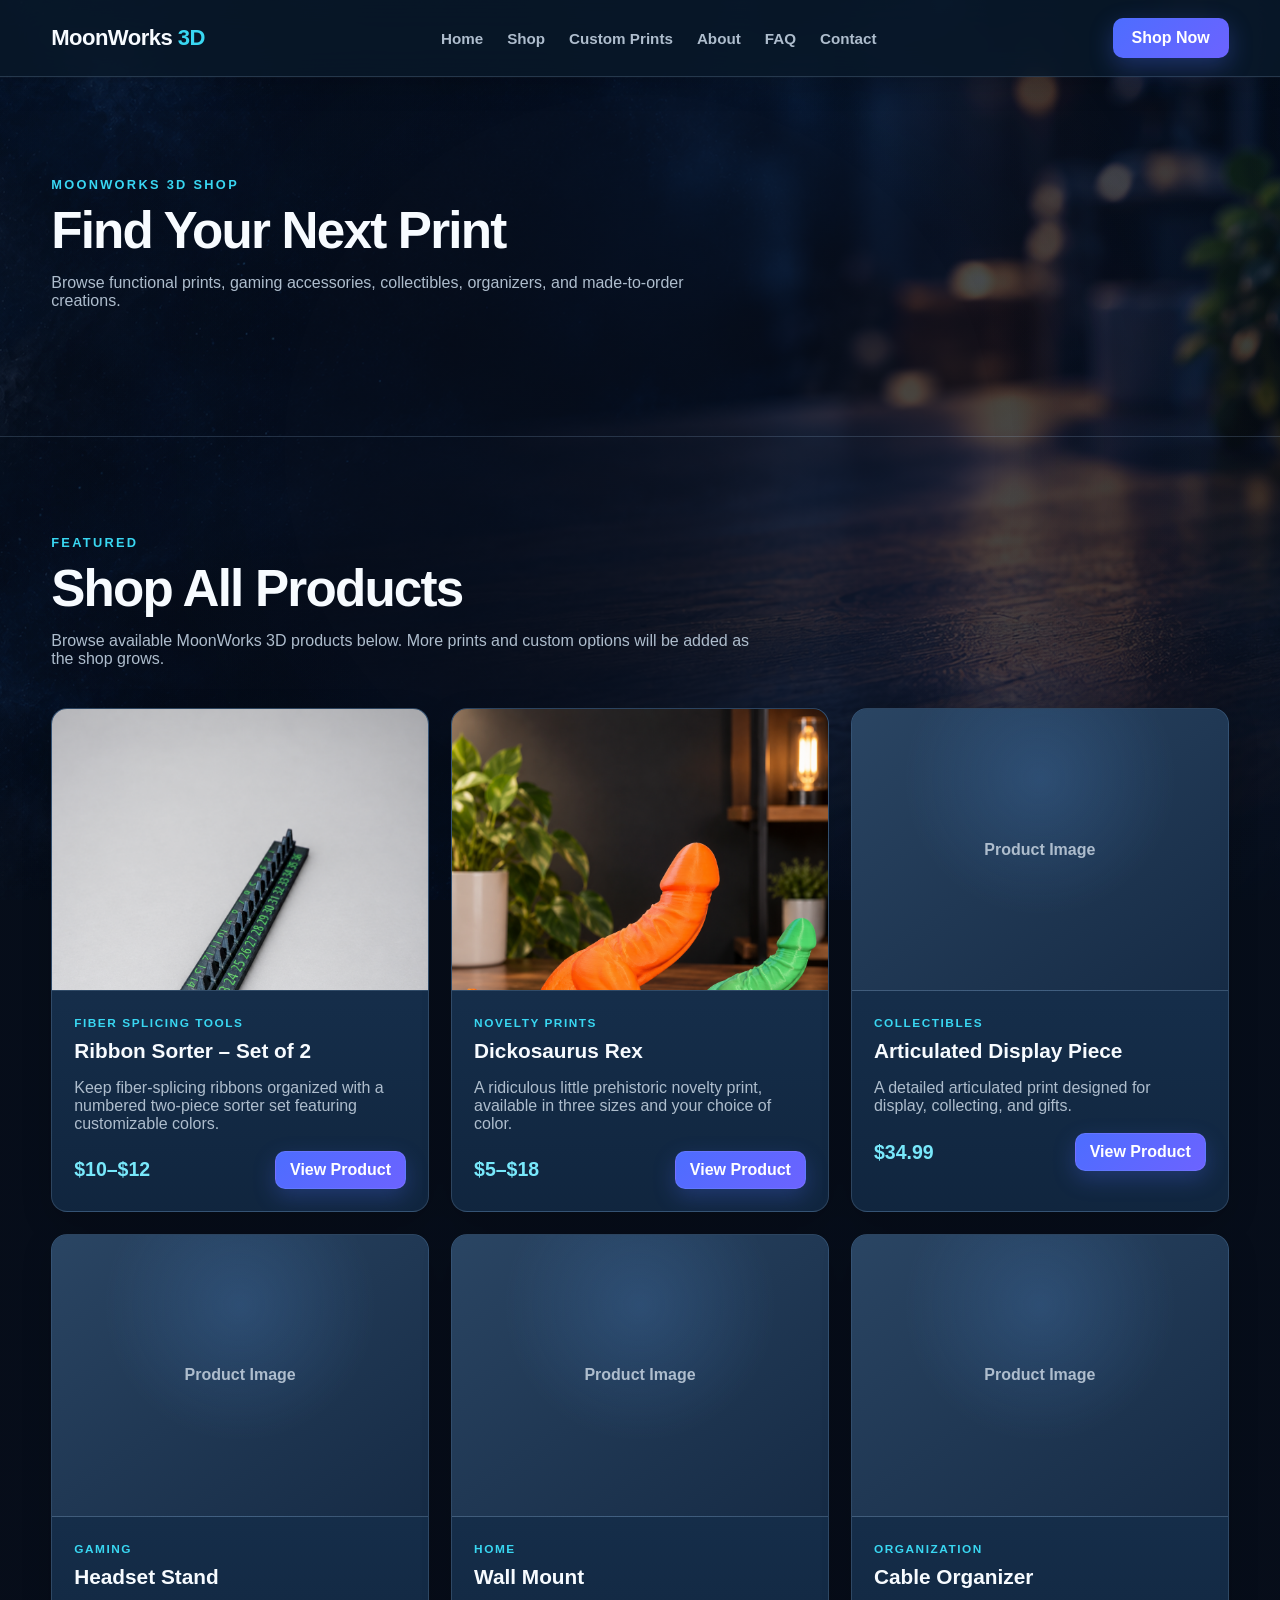
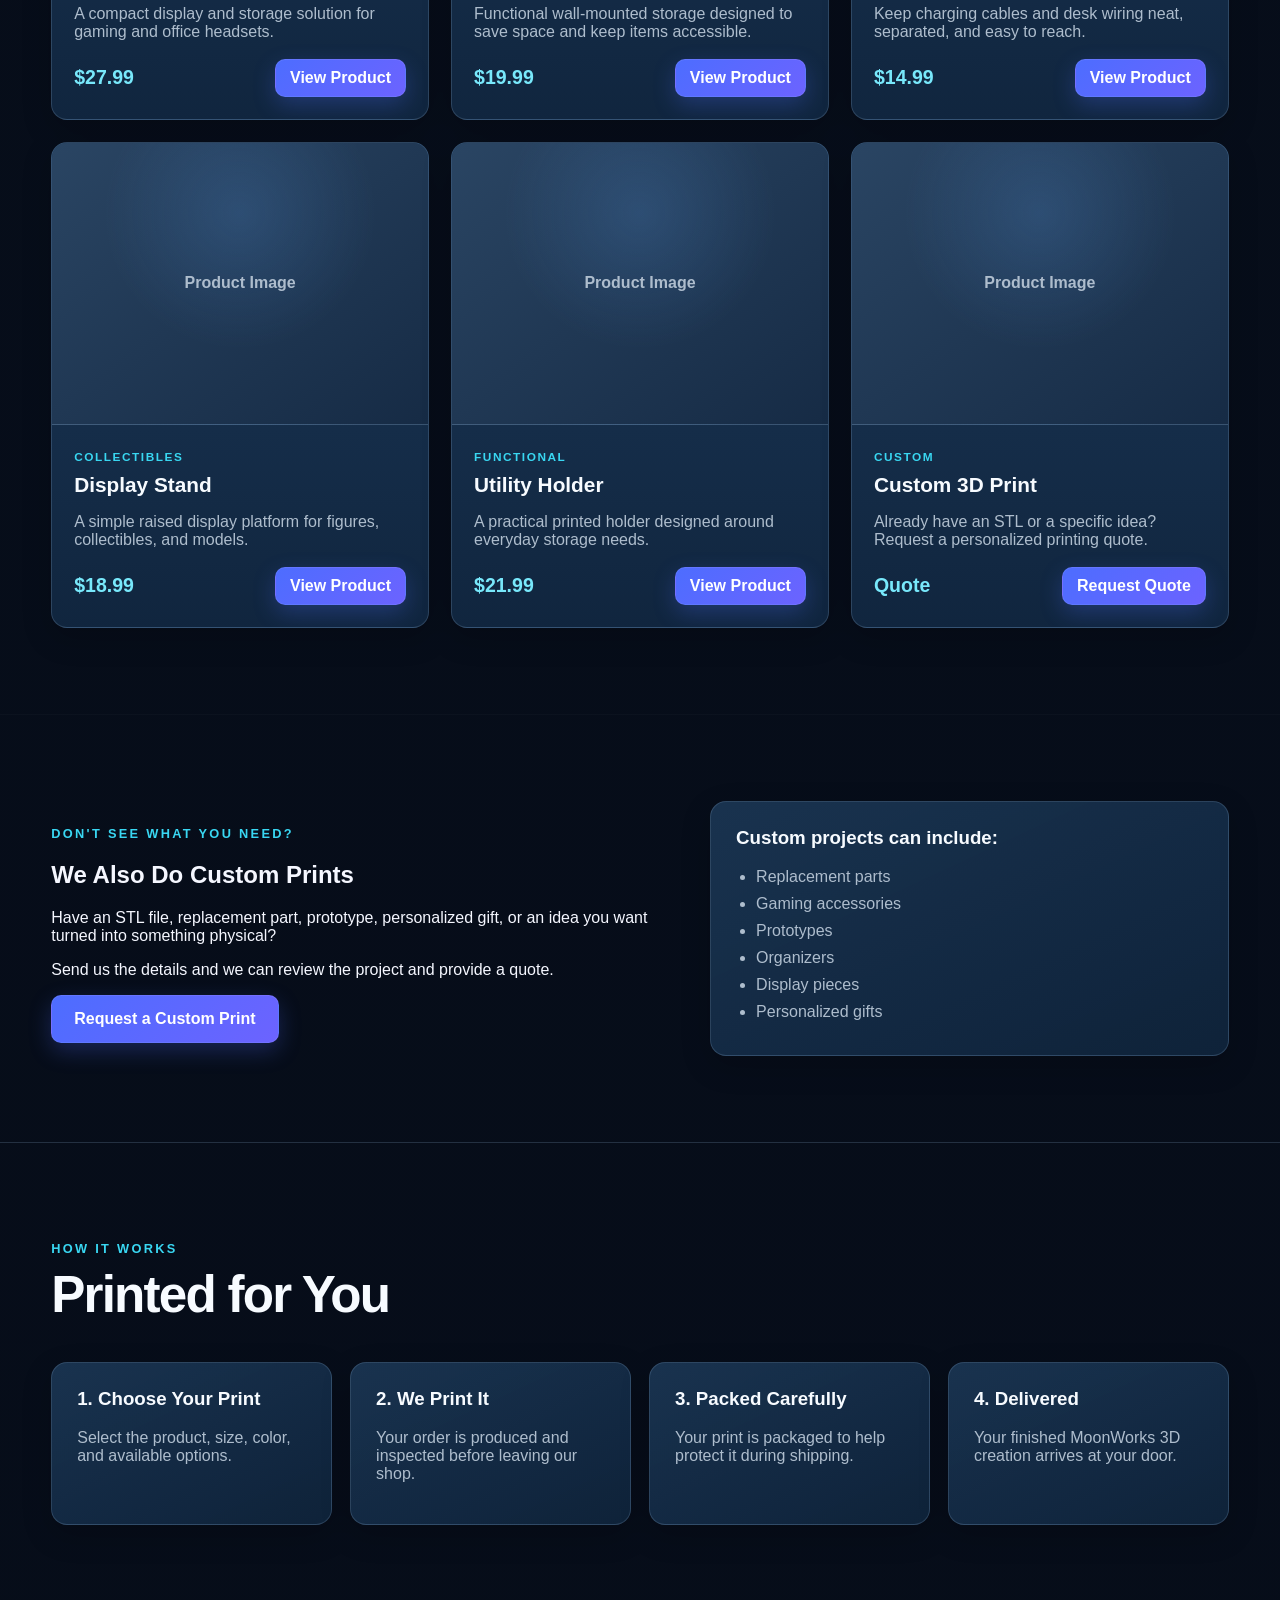
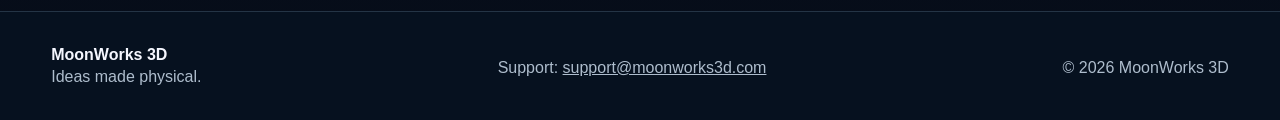
<file: shop-linked.html>
<!DOCTYPE html>
<html lang="en">
<head>
  <meta charset="UTF-8">
  <meta name="viewport" content="width=device-width, initial-scale=1.0">

  <title>Shop | MoonWorks 3D</title>

  <meta
    name="description"
    content="Shop 3D printed gaming accessories, organizers, collectibles, functional prints, and custom creations from MoonWorks 3D."
  >

  <link rel="stylesheet" href="styles.css">
</head>

<body>

  <header class="site-header">
    <div class="container nav-wrap">

      <a href="index.html" class="logo">
        MoonWorks <span>3D</span>
      </a>

      <nav class="main-nav">
        <a href="index.html">Home</a>
        <a href="shop.html">Shop</a>
        <a href="index.html#custom">Custom Prints</a>
        <a href="index.html#about">About</a>
        <a href="index.html#faq">FAQ</a>
        <a href="index.html#contact">Contact</a>
      </nav>

      <a href="shop.html" class="nav-button">
        Shop Now
      </a>

    </div>
  </header>


  <main>

    <section class="section dark-section">

      <div class="container">

        <div class="section-heading">

          <p class="eyebrow">
            MOONWORKS 3D SHOP
          </p>

          <h1>
            Find Your Next Print
          </h1>

          <p>
            Browse functional prints, gaming accessories,
            collectibles, organizers, and made-to-order creations.
          </p>

        </div>

      </div>

    </section>


    <section class="section">

      <div class="container">

        <div class="section-heading">

          <p class="eyebrow">
            FEATURED
          </p>

          <h2>
            Shop All Products
          </h2>

          <p>
            Browse available MoonWorks 3D products below.
            More prints and custom options will be added as the shop grows.
          </p>

        </div>


        <div class="product-grid">


          <article class="product-card">

            <div class="product-image">
              <img
                src="images/galaxy-neb-green-letters.png"
                alt="MoonWorks 3D Ribbon Sorter set"
                style="width:100%; height:100%; object-fit:cover;"
              >
            </div>

            <div class="product-info">

              <span class="product-category">
                Fiber Splicing Tools
              </span>

              <h3>
                Ribbon Sorter – Set of 2
              </h3>

              <p>
                Keep fiber-splicing ribbons organized with a numbered
                two-piece sorter set featuring customizable colors.
              </p>

              <div class="product-footer">

                <strong>
                  $10–$12
                </strong>

                <a href="ribbon-sorter.html" class="small-button">
                  View Product
                </a>

              </div>

            </div>

          </article>


          <article class="product-card">

            <div class="product-image">
              <img
                src="images/dickosaurus-rex-main.png"
                alt="Dickosaurus Rex 3D printed novelty dinosaur"
                style="width:100%; height:100%; object-fit:cover;"
              >
            </div>

            <div class="product-info">

              <span class="product-category">
                Novelty Prints
              </span>

              <h3>
                Dickosaurus Rex
              </h3>

              <p>
                A ridiculous little prehistoric novelty print,
                available in three sizes and your choice of color.
              </p>

              <div class="product-footer">

                <strong>
                  $5–$18
                </strong>

                <a href="dickosaurus-rex.html" class="small-button">
                  View Product
                </a>

              </div>

            </div>

          </article>


          <article class="product-card">

            <div class="product-image placeholder">
              Product Image
            </div>

            <div class="product-info">

              <span class="product-category">
                Collectibles
              </span>

              <h3>
                Articulated Display Piece
              </h3>

              <p>
                A detailed articulated print designed
                for display, collecting, and gifts.
              </p>

              <div class="product-footer">

                <strong>
                  $34.99
                </strong>

                <a href="#" class="small-button">
                  View Product
                </a>

              </div>

            </div>

          </article>


          <article class="product-card">

            <div class="product-image placeholder">
              Product Image
            </div>

            <div class="product-info">

              <span class="product-category">
                Gaming
              </span>

              <h3>
                Headset Stand
              </h3>

              <p>
                A compact display and storage solution
                for gaming and office headsets.
              </p>

              <div class="product-footer">

                <strong>
                  $27.99
                </strong>

                <a href="#" class="small-button">
                  View Product
                </a>

              </div>

            </div>

          </article>


          <article class="product-card">

            <div class="product-image placeholder">
              Product Image
            </div>

            <div class="product-info">

              <span class="product-category">
                Home
              </span>

              <h3>
                Wall Mount
              </h3>

              <p>
                Functional wall-mounted storage designed
                to save space and keep items accessible.
              </p>

              <div class="product-footer">

                <strong>
                  $19.99
                </strong>

                <a href="#" class="small-button">
                  View Product
                </a>

              </div>

            </div>

          </article>


          <article class="product-card">

            <div class="product-image placeholder">
              Product Image
            </div>

            <div class="product-info">

              <span class="product-category">
                Organization
              </span>

              <h3>
                Cable Organizer
              </h3>

              <p>
                Keep charging cables and desk wiring
                neat, separated, and easy to reach.
              </p>

              <div class="product-footer">

                <strong>
                  $14.99
                </strong>

                <a href="#" class="small-button">
                  View Product
                </a>

              </div>

            </div>

          </article>


          <article class="product-card">

            <div class="product-image placeholder">
              Product Image
            </div>

            <div class="product-info">

              <span class="product-category">
                Collectibles
              </span>

              <h3>
                Display Stand
              </h3>

              <p>
                A simple raised display platform for
                figures, collectibles, and models.
              </p>

              <div class="product-footer">

                <strong>
                  $18.99
                </strong>

                <a href="#" class="small-button">
                  View Product
                </a>

              </div>

            </div>

          </article>


          <article class="product-card">

            <div class="product-image placeholder">
              Product Image
            </div>

            <div class="product-info">

              <span class="product-category">
                Functional
              </span>

              <h3>
                Utility Holder
              </h3>

              <p>
                A practical printed holder designed
                around everyday storage needs.
              </p>

              <div class="product-footer">

                <strong>
                  $21.99
                </strong>

                <a href="#" class="small-button">
                  View Product
                </a>

              </div>

            </div>

          </article>


          <article class="product-card">

            <div class="product-image placeholder">
              Product Image
            </div>

            <div class="product-info">

              <span class="product-category">
                Custom
              </span>

              <h3>
                Custom 3D Print
              </h3>

              <p>
                Already have an STL or a specific idea?
                Request a personalized printing quote.
              </p>

              <div class="product-footer">

                <strong>
                  Quote
                </strong>

                <a href="index.html#custom" class="small-button">
                  Request Quote
                </a>

              </div>

            </div>

          </article>


        </div>

      </div>

    </section>


    <section class="section dark-section">

      <div class="container custom-grid">

        <div>

          <p class="eyebrow">
            DON'T SEE WHAT YOU NEED?
          </p>

          <h2>
            We Also Do Custom Prints
          </h2>

          <p>
            Have an STL file, replacement part, prototype,
            personalized gift, or an idea you want turned
            into something physical?
          </p>

          <p>
            Send us the details and we can review the project
            and provide a quote.
          </p>

          <a href="index.html#custom" class="button primary">
            Request a Custom Print
          </a>

        </div>


        <div class="custom-box">

          <h3>
            Custom projects can include:
          </h3>

          <ul>
            <li>Replacement parts</li>
            <li>Gaming accessories</li>
            <li>Prototypes</li>
            <li>Organizers</li>
            <li>Display pieces</li>
            <li>Personalized gifts</li>
          </ul>

        </div>

      </div>

    </section>


    <section class="section">

      <div class="container">

        <div class="section-heading">

          <p class="eyebrow">
            HOW IT WORKS
          </p>

          <h2>
            Printed for You
          </h2>

        </div>


        <div class="benefit-grid">

          <div class="benefit">

            <h3>
              1. Choose Your Print
            </h3>

            <p>
              Select the product, size, color,
              and available options.
            </p>

          </div>


          <div class="benefit">

            <h3>
              2. We Print It
            </h3>

            <p>
              Your order is produced and inspected
              before leaving our shop.
            </p>

          </div>


          <div class="benefit">

            <h3>
              3. Packed Carefully
            </h3>

            <p>
              Your print is packaged to help protect
              it during shipping.
            </p>

          </div>


          <div class="benefit">

            <h3>
              4. Delivered
            </h3>

            <p>
              Your finished MoonWorks 3D creation
              arrives at your door.
            </p>

          </div>

        </div>

      </div>

    </section>

  </main>


  <footer class="site-footer">

    <div class="container footer-wrap">

      <div>

        <strong>
          MoonWorks 3D
        </strong>

        <p>
          Ideas made physical.
        </p>

      </div>


      <div>

        <p>
          Support:
          <a href="mailto:support@moonworks3d.com">
            support@moonworks3d.com
          </a>
        </p>

      </div>


      <p>
        © 2026 MoonWorks 3D
      </p>

    </div>

  </footer>

</body>
</html>
</file>
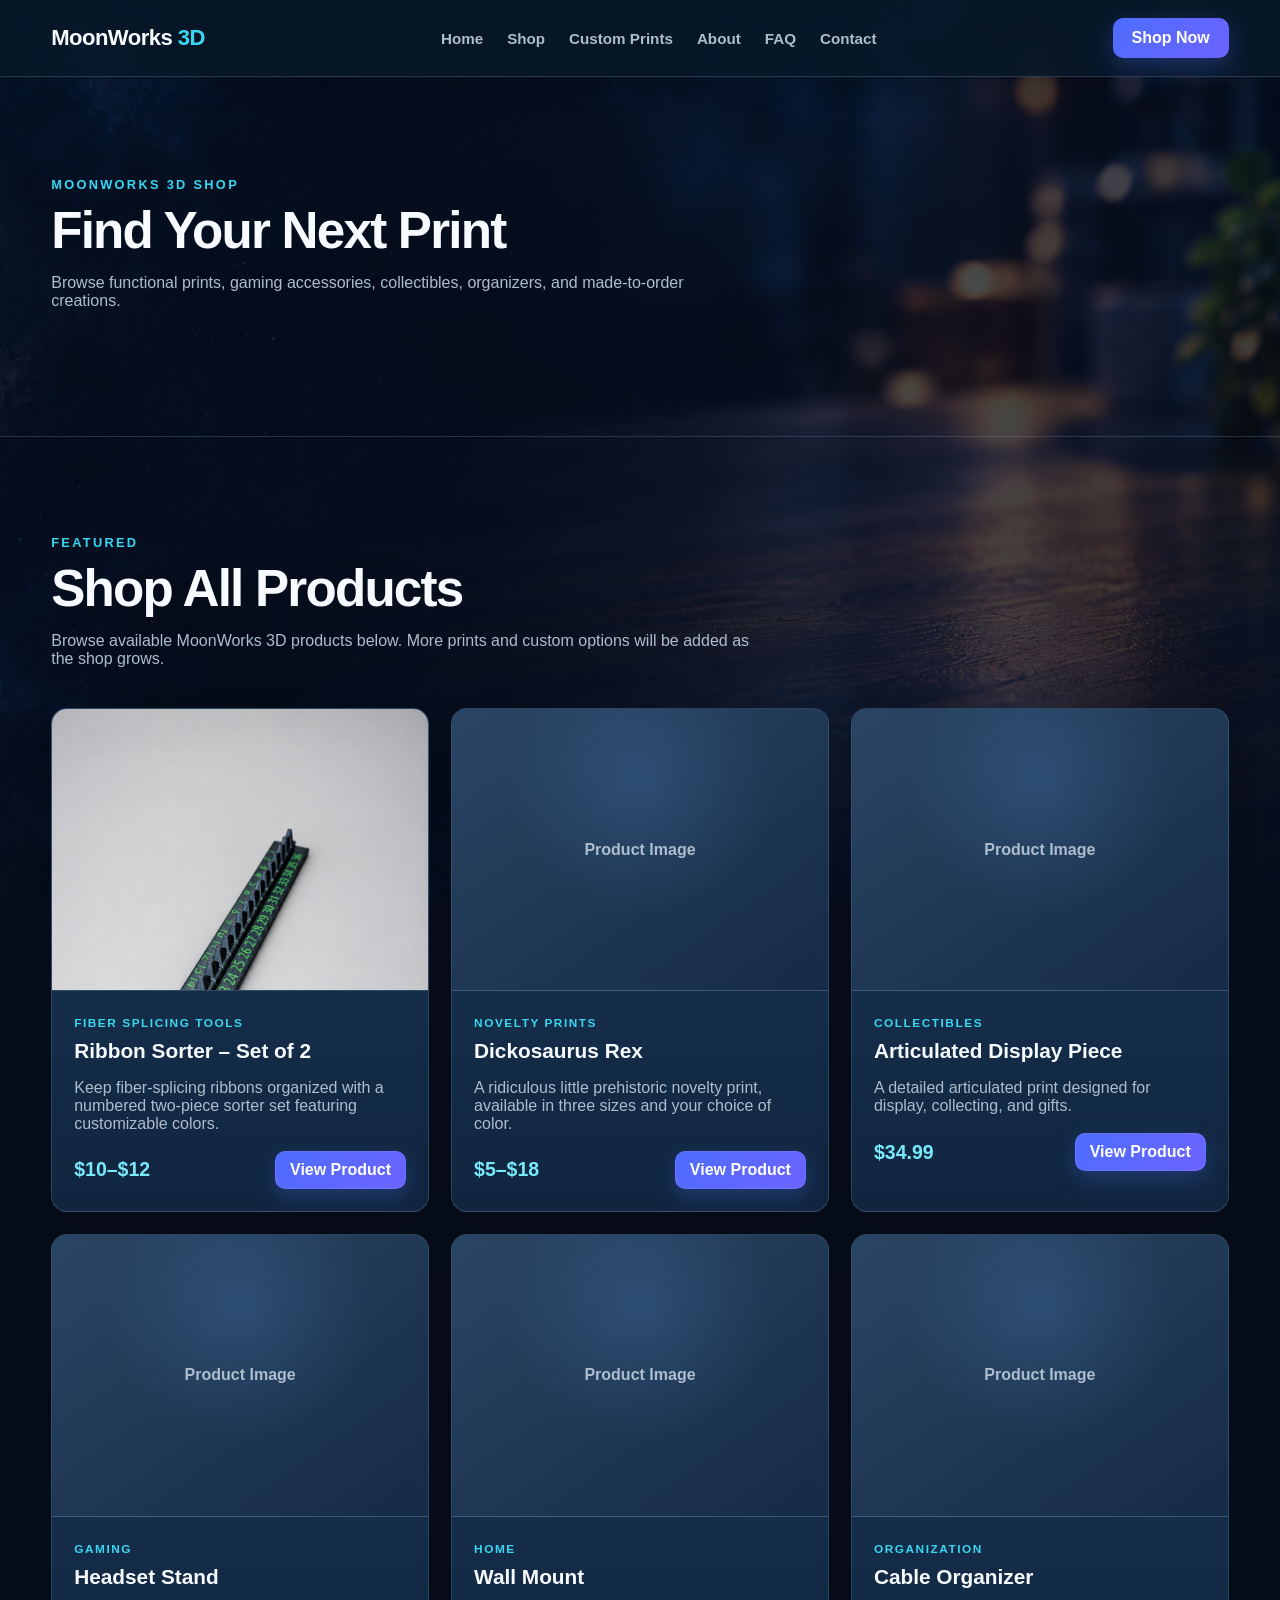
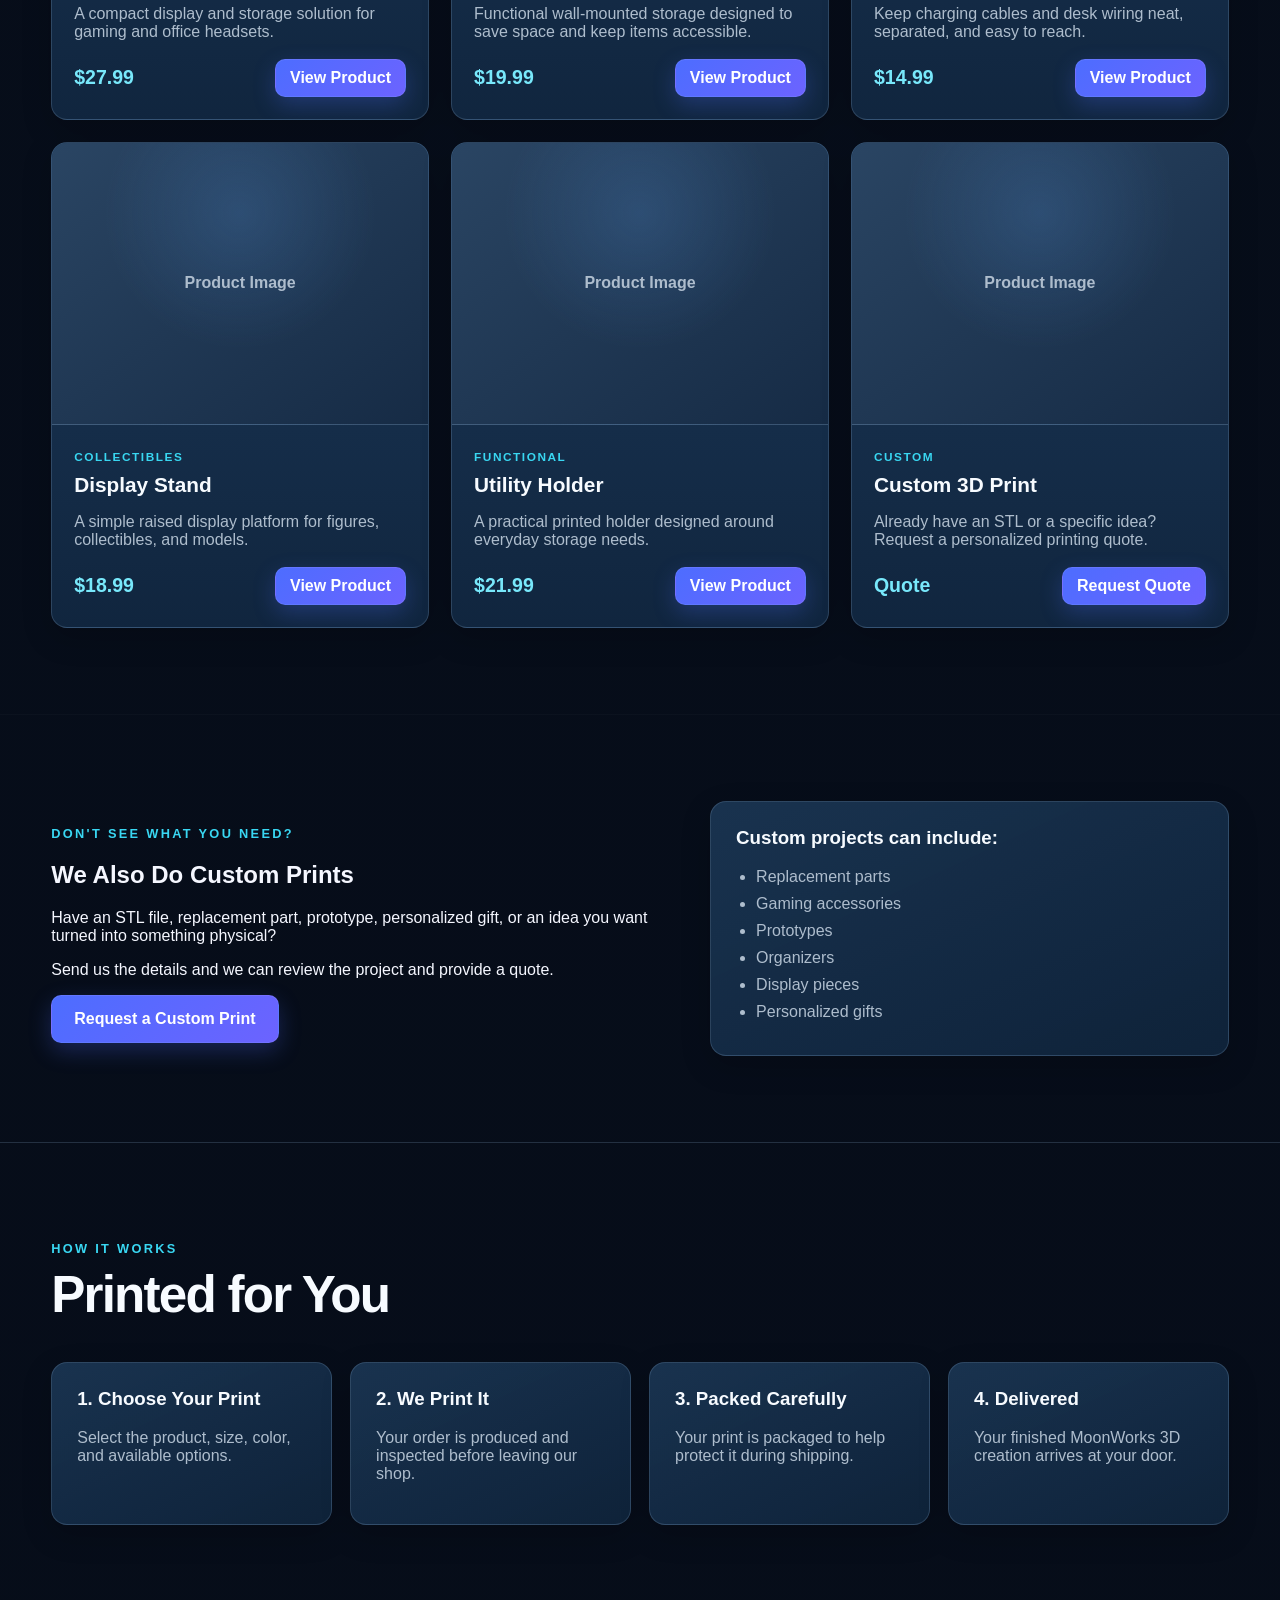
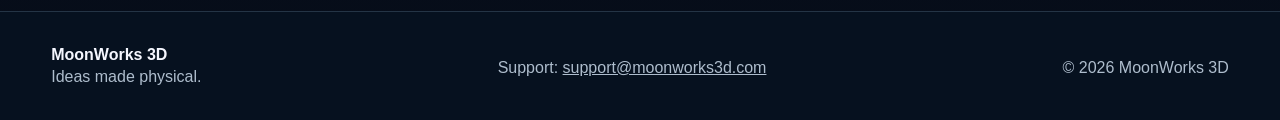
<file: shop-with-dickosaurus.html>
<!DOCTYPE html>
<html lang="en">
<head>
  <meta charset="UTF-8">
  <meta name="viewport" content="width=device-width, initial-scale=1.0">

  <title>Shop | MoonWorks 3D</title>

  <meta
    name="description"
    content="Shop 3D printed gaming accessories, organizers, collectibles, functional prints, and custom creations from MoonWorks 3D."
  >

  <link rel="stylesheet" href="styles.css">
</head>

<body>

  <header class="site-header">
    <div class="container nav-wrap">

      <a href="index.html" class="logo">
        MoonWorks <span>3D</span>
      </a>

      <nav class="main-nav">
        <a href="index.html">Home</a>
        <a href="shop.html">Shop</a>
        <a href="index.html#custom">Custom Prints</a>
        <a href="index.html#about">About</a>
        <a href="index.html#faq">FAQ</a>
        <a href="index.html#contact">Contact</a>
      </nav>

      <a href="shop.html" class="nav-button">
        Shop Now
      </a>

    </div>
  </header>


  <main>

    <section class="section dark-section">

      <div class="container">

        <div class="section-heading">

          <p class="eyebrow">
            MOONWORKS 3D SHOP
          </p>

          <h1>
            Find Your Next Print
          </h1>

          <p>
            Browse functional prints, gaming accessories,
            collectibles, organizers, and made-to-order creations.
          </p>

        </div>

      </div>

    </section>


    <section class="section">

      <div class="container">

        <div class="section-heading">

          <p class="eyebrow">
            FEATURED
          </p>

          <h2>
            Shop All Products
          </h2>

          <p>
            Browse available MoonWorks 3D products below.
            More prints and custom options will be added as the shop grows.
          </p>

        </div>


        <div class="product-grid">


          <article class="product-card">

            <div class="product-image">
              <img
                src="images/galaxy-neb-green-letters.png"
                alt="MoonWorks 3D Ribbon Sorter set"
                style="width:100%; height:100%; object-fit:cover;"
              >
            </div>

            <div class="product-info">

              <span class="product-category">
                Fiber Splicing Tools
              </span>

              <h3>
                Ribbon Sorter – Set of 2
              </h3>

              <p>
                Keep fiber-splicing ribbons organized with a numbered
                two-piece sorter set featuring customizable colors.
              </p>

              <div class="product-footer">

                <strong>
                  $10–$12
                </strong>

                <a href="ribbon-sorter.html" class="small-button">
                  View Product
                </a>

              </div>

            </div>

          </article>


          <article class="product-card">

            <div class="product-image placeholder">
              Product Image
            </div>

            <div class="product-info">

              <span class="product-category">
                Novelty Prints
              </span>

              <h3>
                Dickosaurus Rex
              </h3>

              <p>
                A ridiculous little prehistoric novelty print,
                available in three sizes and your choice of color.
              </p>

              <div class="product-footer">

                <strong>
                  $5–$18
                </strong>

                <a href="dickosaurus-rex.html" class="small-button">
                  View Product
                </a>

              </div>

            </div>

          </article>


          <article class="product-card">

            <div class="product-image placeholder">
              Product Image
            </div>

            <div class="product-info">

              <span class="product-category">
                Collectibles
              </span>

              <h3>
                Articulated Display Piece
              </h3>

              <p>
                A detailed articulated print designed
                for display, collecting, and gifts.
              </p>

              <div class="product-footer">

                <strong>
                  $34.99
                </strong>

                <a href="#" class="small-button">
                  View Product
                </a>

              </div>

            </div>

          </article>


          <article class="product-card">

            <div class="product-image placeholder">
              Product Image
            </div>

            <div class="product-info">

              <span class="product-category">
                Gaming
              </span>

              <h3>
                Headset Stand
              </h3>

              <p>
                A compact display and storage solution
                for gaming and office headsets.
              </p>

              <div class="product-footer">

                <strong>
                  $27.99
                </strong>

                <a href="#" class="small-button">
                  View Product
                </a>

              </div>

            </div>

          </article>


          <article class="product-card">

            <div class="product-image placeholder">
              Product Image
            </div>

            <div class="product-info">

              <span class="product-category">
                Home
              </span>

              <h3>
                Wall Mount
              </h3>

              <p>
                Functional wall-mounted storage designed
                to save space and keep items accessible.
              </p>

              <div class="product-footer">

                <strong>
                  $19.99
                </strong>

                <a href="#" class="small-button">
                  View Product
                </a>

              </div>

            </div>

          </article>


          <article class="product-card">

            <div class="product-image placeholder">
              Product Image
            </div>

            <div class="product-info">

              <span class="product-category">
                Organization
              </span>

              <h3>
                Cable Organizer
              </h3>

              <p>
                Keep charging cables and desk wiring
                neat, separated, and easy to reach.
              </p>

              <div class="product-footer">

                <strong>
                  $14.99
                </strong>

                <a href="#" class="small-button">
                  View Product
                </a>

              </div>

            </div>

          </article>


          <article class="product-card">

            <div class="product-image placeholder">
              Product Image
            </div>

            <div class="product-info">

              <span class="product-category">
                Collectibles
              </span>

              <h3>
                Display Stand
              </h3>

              <p>
                A simple raised display platform for
                figures, collectibles, and models.
              </p>

              <div class="product-footer">

                <strong>
                  $18.99
                </strong>

                <a href="#" class="small-button">
                  View Product
                </a>

              </div>

            </div>

          </article>


          <article class="product-card">

            <div class="product-image placeholder">
              Product Image
            </div>

            <div class="product-info">

              <span class="product-category">
                Functional
              </span>

              <h3>
                Utility Holder
              </h3>

              <p>
                A practical printed holder designed
                around everyday storage needs.
              </p>

              <div class="product-footer">

                <strong>
                  $21.99
                </strong>

                <a href="#" class="small-button">
                  View Product
                </a>

              </div>

            </div>

          </article>


          <article class="product-card">

            <div class="product-image placeholder">
              Product Image
            </div>

            <div class="product-info">

              <span class="product-category">
                Custom
              </span>

              <h3>
                Custom 3D Print
              </h3>

              <p>
                Already have an STL or a specific idea?
                Request a personalized printing quote.
              </p>

              <div class="product-footer">

                <strong>
                  Quote
                </strong>

                <a href="index.html#custom" class="small-button">
                  Request Quote
                </a>

              </div>

            </div>

          </article>


        </div>

      </div>

    </section>


    <section class="section dark-section">

      <div class="container custom-grid">

        <div>

          <p class="eyebrow">
            DON'T SEE WHAT YOU NEED?
          </p>

          <h2>
            We Also Do Custom Prints
          </h2>

          <p>
            Have an STL file, replacement part, prototype,
            personalized gift, or an idea you want turned
            into something physical?
          </p>

          <p>
            Send us the details and we can review the project
            and provide a quote.
          </p>

          <a href="index.html#custom" class="button primary">
            Request a Custom Print
          </a>

        </div>


        <div class="custom-box">

          <h3>
            Custom projects can include:
          </h3>

          <ul>
            <li>Replacement parts</li>
            <li>Gaming accessories</li>
            <li>Prototypes</li>
            <li>Organizers</li>
            <li>Display pieces</li>
            <li>Personalized gifts</li>
          </ul>

        </div>

      </div>

    </section>


    <section class="section">

      <div class="container">

        <div class="section-heading">

          <p class="eyebrow">
            HOW IT WORKS
          </p>

          <h2>
            Printed for You
          </h2>

        </div>


        <div class="benefit-grid">

          <div class="benefit">

            <h3>
              1. Choose Your Print
            </h3>

            <p>
              Select the product, size, color,
              and available options.
            </p>

          </div>


          <div class="benefit">

            <h3>
              2. We Print It
            </h3>

            <p>
              Your order is produced and inspected
              before leaving our shop.
            </p>

          </div>


          <div class="benefit">

            <h3>
              3. Packed Carefully
            </h3>

            <p>
              Your print is packaged to help protect
              it during shipping.
            </p>

          </div>


          <div class="benefit">

            <h3>
              4. Delivered
            </h3>

            <p>
              Your finished MoonWorks 3D creation
              arrives at your door.
            </p>

          </div>

        </div>

      </div>

    </section>

  </main>


  <footer class="site-footer">

    <div class="container footer-wrap">

      <div>

        <strong>
          MoonWorks 3D
        </strong>

        <p>
          Ideas made physical.
        </p>

      </div>


      <div>

        <p>
          Support:
          <a href="mailto:support@moonworks3d.com">
            support@moonworks3d.com
          </a>
        </p>

      </div>


      <p>
        © 2026 MoonWorks 3D
      </p>

    </div>

  </footer>

</body>
</html>
</file>
<file: styles.css>
:root {
  --bg-0: #0b1625;
  --bg-1: #102238;
  --bg-2: #16304c;
  --panel: rgba(16, 36, 58, 0.88);
  --panel-strong: rgba(12, 29, 48, 0.96);
  --panel-soft: rgba(28, 56, 86, 0.72);
  --card: rgba(23, 48, 76, 0.92);
  --card-hover: rgba(30, 61, 96, 0.98);
  --blue: #4d6dff;
  --blue-2: #6c63ff;
  --cyan: #39d7f2;
  --cyan-soft: #78e8fb;
  --white: #f7fbff;
  --text: #e6eef7;
  --gray: #aebdcd;
  --muted: #8295aa;
  --border: rgba(157, 190, 225, 0.20);
  --border-strong: rgba(114, 174, 235, 0.34);
  --shadow: 0 22px 60px rgba(0, 0, 0, 0.28);
  --shadow-soft: 0 10px 30px rgba(0, 0, 0, 0.18);

  /* Compatibility with the site's existing variable names */
  --black: var(--bg-0);
  --graphite: var(--panel);
  --gunmetal: var(--card);
}

* {
  box-sizing: border-box;
}

html {
  scroll-behavior: smooth;
}

body {
  margin: 0;
  font-family: 'Inter', sans-serif;
  color: #f5f7ff;
  background:
    linear-gradient(rgba(6, 12, 24, 0.72), rgba(6, 12, 24, 0.82)),
    url("images/site-bg.png") center center / cover no-repeat fixed;
  background-color: #08111f;
}

/* Subtle CSS-only texture */
body::before {
  content: "";
  position: fixed;
  inset: 0;
  pointer-events: none;
  z-index: -1;
  opacity: 0.34;
  background-image:
    repeating-linear-gradient(
      118deg,
      rgba(255,255,255,0.018) 0px,
      rgba(255,255,255,0.018) 1px,
      transparent 1px,
      transparent 5px
    ),
    repeating-linear-gradient(
      28deg,
      rgba(0,0,0,0.025) 0px,
      rgba(0,0,0,0.025) 1px,
      transparent 1px,
      transparent 7px
    );
  mix-blend-mode: soft-light;
}

body::after {
  content: "";
  position: fixed;
  inset: 0;
  pointer-events: none;
  z-index: -1;
  background:
    radial-gradient(circle at center, transparent 45%, rgba(3, 11, 20, 0.28) 100%);
}

a {
  color: inherit;
}

img {
  max-width: 100%;
}

.container {
  width: min(1180px, 92%);
  margin: 0 auto;
}

/* HEADER */
.site-header {
  position: sticky;
  top: 0;
  z-index: 1000;
  background: rgba(9, 24, 41, 0.84);
  border-bottom: 1px solid var(--border);
  backdrop-filter: blur(16px);
  -webkit-backdrop-filter: blur(16px);
  box-shadow: 0 8px 28px rgba(0, 0, 0, 0.15);
}

.nav-wrap {
  min-height: 76px;
  display: flex;
  align-items: center;
  justify-content: space-between;
  gap: 24px;
}

.logo {
  font-size: 1.38rem;
  font-weight: 900;
  text-decoration: none;
  letter-spacing: -0.025em;
  color: var(--white);
}

.logo span {
  color: var(--cyan);
}

.main-nav {
  display: flex;
  gap: 24px;
}

.main-nav a {
  text-decoration: none;
  color: var(--gray);
  font-weight: 700;
  font-size: 0.95rem;
  transition: 0.2s ease;
}

.main-nav a:hover {
  color: var(--cyan-soft);
}

.nav-button,
.button,
.small-button {
  text-decoration: none;
  font-weight: 800;
  border-radius: 10px;
  transition: 0.2s ease;
}

.nav-button {
  padding: 11px 19px;
  background: linear-gradient(135deg, var(--blue), var(--blue-2));
  color: white;
  box-shadow: 0 8px 24px rgba(77, 109, 255, 0.30);
}

.nav-button:hover,
.button.primary:hover,
.small-button:hover {
  transform: translateY(-2px);
  box-shadow: 0 10px 28px rgba(77, 109, 255, 0.38);
}

/* HERO */
.hero {
  padding: 88px 0 82px;
  background:
    transparent;
  border-bottom: 1px solid var(--border);
}

.hero-grid {
  display: grid;
  grid-template-columns: 1.08fr 0.92fr;
  gap: 48px;
  align-items: center;
}

.eyebrow {
  color: var(--cyan);
  font-size: 0.80rem;
  font-weight: 900;
  letter-spacing: 0.18em;
  margin-bottom: 12px;
}

.hero h1 {
  margin: 0;
  font-size: clamp(3rem, 7vw, 6.2rem);
  line-height: 0.96;
  letter-spacing: -0.052em;
  color: var(--white);
}

.hero h1 span {
  color: var(--cyan);
}

.hero-text {
  margin-top: 24px;
  max-width: 660px;
  color: var(--gray);
  font-size: 1.08rem;
}

.hero-actions {
  display: flex;
  gap: 14px;
  flex-wrap: wrap;
  margin-top: 30px;
}

.button {
  display: inline-block;
  padding: 14px 22px;
}

.button.primary,
.small-button {
  color: white;
  background: linear-gradient(135deg, var(--blue), var(--blue-2));
  border: 1px solid rgba(255,255,255,0.08);
  box-shadow: 0 8px 22px rgba(77, 109, 255, 0.26);
}

.button.secondary {
  border: 1px solid var(--border-strong);
  color: var(--white);
  background: rgba(255, 255, 255, 0.035);
}

.button.secondary:hover {
  border-color: var(--cyan);
  color: var(--cyan-soft);
  background: rgba(53, 207, 227, 0.06);
}

.hero-highlights {
  display: grid;
  grid-template-columns: repeat(3, 1fr);
  gap: 14px;
  margin-top: 40px;
}

.hero-highlights div {
  padding: 16px;
  border: 1px solid var(--border);
  border-radius: 12px;
  background: rgba(18, 42, 68, 0.58);
  box-shadow: var(--shadow-soft);
}

.hero-highlights strong,
.hero-highlights span {
  display: block;
}

.hero-highlights strong {
  color: var(--white);
  font-size: 0.94rem;
}

.hero-highlights span {
  margin-top: 4px;
  color: var(--muted);
  font-size: 0.84rem;
}

.hero-card {
  min-height: 450px;
  border-radius: 24px;
  padding: 1px;
  background: linear-gradient(135deg, rgba(85, 130, 255, 0.95), rgba(53, 207, 227, 0.8));
  box-shadow: var(--shadow);
}

.hero-card-inner {
  min-height: 448px;
  height: 100%;
  border-radius: 23px;
  background:
    radial-gradient(circle at 50% 25%, rgba(69, 123, 202, 0.20), transparent 45%),
    linear-gradient(155deg, #102a46, #0d1f34 75%);
  display: flex;
  flex-direction: column;
  align-items: center;
  justify-content: center;
  text-align: center;
  padding: 40px;
}

.print-icon {
  width: 108px;
  height: 108px;
  border-radius: 24px;
  display: grid;
  place-items: center;
  font-size: 2rem;
  font-weight: 900;
  background: linear-gradient(135deg, var(--blue), var(--cyan));
  color: white;
  margin-bottom: 26px;
  box-shadow: 0 16px 40px rgba(61, 160, 230, 0.28);
}

.hero-card h2 {
  font-size: 2rem;
  margin: 0;
  color: var(--white);
}

.hero-card p {
  color: var(--gray);
  max-width: 280px;
}

/* SECTIONS */
.section {
  padding: 86px 0;
  position: relative;
}

.dark-section {
  background:
    transparent;
  border-top: 1px solid rgba(255,255,255,0.025);
  border-bottom: 1px solid var(--border);
}

.section-heading {
  max-width: 700px;
  margin-bottom: 40px;
}

.section-heading h1,
.section-heading h2,
.custom-section h2,
.contact-section h2 {
  margin: 0;
  color: var(--white);
  font-size: clamp(2rem, 4vw, 3.4rem);
  line-height: 1.05;
  letter-spacing: -0.035em;
}

.section-heading p:not(.eyebrow),
.custom-section p:not(.eyebrow),
.contact-section p:not(.eyebrow) {
  color: var(--gray);
}

/* PRODUCT GRID */
.product-grid {
  display: grid;
  grid-template-columns: repeat(3, 1fr);
  gap: 22px;
}

.product-card {
  background:
    linear-gradient(180deg, rgba(29, 59, 92, 0.95), rgba(17, 39, 64, 0.96));
  border: 1px solid var(--border);
  border-radius: 16px;
  overflow: hidden;
  box-shadow: var(--shadow-soft);
  transition: transform 0.22s ease, border-color 0.22s ease, background 0.22s ease;
}

.product-card:hover {
  transform: translateY(-4px);
  border-color: var(--border-strong);
  background:
    linear-gradient(180deg, rgba(34, 69, 108, 0.98), rgba(20, 45, 74, 0.98));
}

.product-image {
  aspect-ratio: 4 / 3;
  display: grid;
  place-items: center;
  overflow: hidden;
  background:
    radial-gradient(circle at 50% 25%, rgba(89, 152, 224, 0.20), transparent 48%),
    linear-gradient(145deg, #2a4563, #162b45);
  color: var(--gray);
  font-weight: 700;
  border-bottom: 1px solid var(--border);
}

.product-image img {
  width: 100%;
  height: 100%;
  object-fit: cover;
  display: block;
}

.product-info {
  padding: 22px;
}

.product-category {
  color: var(--cyan);
  font-size: 0.74rem;
  font-weight: 900;
  text-transform: uppercase;
  letter-spacing: 0.13em;
}

.product-info h3 {
  margin: 8px 0;
  color: var(--white);
  font-size: 1.3rem;
}

.product-info p {
  color: var(--gray);
}

.product-footer {
  display: flex;
  justify-content: space-between;
  align-items: center;
  gap: 14px;
  margin-top: 18px;
}

.product-footer strong {
  color: var(--cyan-soft);
  font-size: 1.22rem;
}

.small-button {
  padding: 9px 14px;
}

/* CATEGORY + INFO CARDS */
.category-grid {
  display: grid;
  grid-template-columns: repeat(4, 1fr);
  gap: 18px;
}

.category-card,
.benefit,
.custom-box,
.contact-card {
  border: 1px solid var(--border);
  border-radius: 16px;
  background:
    linear-gradient(155deg, rgba(29, 59, 91, 0.82), rgba(16, 37, 61, 0.90));
  box-shadow: var(--shadow-soft);
}

.category-card {
  min-height: 185px;
  padding: 26px;
  text-decoration: none;
  transition: 0.2s ease;
}

.category-card:hover {
  transform: translateY(-3px);
  border-color: var(--cyan);
  background:
    linear-gradient(155deg, rgba(34, 70, 108, 0.92), rgba(18, 44, 72, 0.96));
}

.category-card h3,
.benefit h3,
.custom-box h3 {
  color: var(--white);
  margin-top: 0;
}

.category-card p,
.benefit p,
.custom-box li {
  color: var(--gray);
}

.custom-grid,
.contact-grid {
  display: grid;
  grid-template-columns: 1.08fr 0.92fr;
  gap: 50px;
  align-items: center;
}

.custom-box,
.contact-card,
.benefit {
  padding: 25px;
}

.custom-box ul {
  margin: 0;
  padding-left: 20px;
}

.custom-box li {
  margin: 9px 0;
}

.benefit-grid {
  display: grid;
  grid-template-columns: repeat(4, 1fr);
  gap: 18px;
}

/* FAQ */
.faq-list {
  display: grid;
  gap: 13px;
}

details {
  border: 1px solid var(--border);
  border-radius: 14px;
  padding: 18px 20px;
  background: rgba(24, 52, 82, 0.80);
  box-shadow: var(--shadow-soft);
}

summary {
  cursor: pointer;
  font-weight: 800;
  color: var(--white);
}

details p {
  color: var(--gray);
  margin-bottom: 0;
}

.contact-card a {
  display: inline-block;
  margin-top: 6px;
  color: var(--cyan);
  font-weight: 800;
}

/* FOOTER */
.site-footer {
  border-top: 1px solid var(--border);
  background: rgba(7, 19, 32, 0.88);
  padding: 34px 0;
  backdrop-filter: blur(10px);
}

.footer-wrap {
  display: flex;
  justify-content: space-between;
  align-items: center;
  gap: 20px;
}

.footer-wrap p {
  color: var(--gray);
  margin: 4px 0 0;
}

/* PRODUCT PAGE OVERRIDES — these beat the inline page styles */
.product-page {
  padding: 64px 0 80px !important;
  background:
    transparent;
}

.product-layout {
  grid-template-columns: 1.08fr 0.92fr !important;
  gap: 50px !important;
}

.main-product-image {
  width: 100% !important;
  aspect-ratio: 1 / 1 !important;
  object-fit: contain !important;
  background: linear-gradient(145deg, #eef3f7, #dbe4eb) !important;
  border-radius: 16px !important;
  padding: 16px !important;
  border: 1px solid rgba(255,255,255,0.16) !important;
  box-shadow: var(--shadow) !important;
}

.thumbnail-row {
  grid-template-columns: repeat(4, 1fr) !important;
  gap: 12px !important;
  margin-top: 14px !important;
}

.thumbnail-row img {
  background: #e9eff4 !important;
  border: 2px solid rgba(255,255,255,0.08) !important;
  border-radius: 10px !important;
  padding: 4px !important;
}

.thumbnail-row img:hover {
  border-color: var(--cyan) !important;
}

.product-details {
  padding: 10px 0;
}

.product-details h1 {
  color: var(--white) !important;
  font-size: clamp(2.2rem, 4vw, 3rem) !important;
  line-height: 1.05 !important;
}

.price {
  color: var(--cyan) !important;
  font-size: 2rem !important;
  margin: 12px 0 18px !important;
}

.product-description {
  color: var(--gray) !important;
}

.option-group {
  margin-top: 18px !important;
}

.option-group label {
  color: var(--white) !important;
}

.option-group select,
.option-group input {
  background: rgba(18, 43, 70, 0.90) !important;
  color: var(--white) !important;
  border: 1px solid var(--border-strong) !important;
  border-radius: 8px !important;
  outline: none !important;
}

.option-group select:focus,
.option-group input:focus {
  border-color: var(--cyan) !important;
  box-shadow: 0 0 0 3px rgba(53, 207, 227, 0.10) !important;
}

.product-note {
  color: var(--gray) !important;
  background: rgba(22, 49, 79, 0.80) !important;
  border: 1px solid var(--border) !important;
  border-radius: 12px !important;
}

.product-note strong {
  color: var(--white);
}

.product-info-section {
  margin-top: 64px !important;
}

.product-info-section .benefit {
  background:
    linear-gradient(155deg, rgba(31, 64, 100, 0.84), rgba(18, 42, 68, 0.92)) !important;
}

/* Utility polish */
::selection {
  background: rgba(53, 207, 227, 0.28);
  color: white;
}

input::placeholder {
  color: #7f92a8;
}

/* RESPONSIVE */
@media (max-width: 900px) {
  .main-nav {
    display: none;
  }

  .hero-grid,
  .custom-grid,
  .contact-grid,
  .product-layout {
    grid-template-columns: 1fr !important;
  }

  .product-grid {
    grid-template-columns: 1fr 1fr;
  }

  .category-grid,
  .benefit-grid {
    grid-template-columns: 1fr 1fr;
  }

  .hero-card,
  .hero-card-inner {
    min-height: 340px;
  }
}

@media (max-width: 620px) {
  .nav-button {
    display: none;
  }

  .hero {
    padding-top: 68px;
  }

  .hero-highlights,
  .product-grid,
  .category-grid,
  .benefit-grid {
    grid-template-columns: 1fr;
  }

  .hero-actions {
    flex-direction: column;
  }

  .button {
    width: 100%;
    text-align: center;
  }

  .footer-wrap {
    flex-direction: column;
    align-items: flex-start;
  }

  .thumbnail-row {
    grid-template-columns: repeat(4, 1fr) !important;
  }
}
</file>
